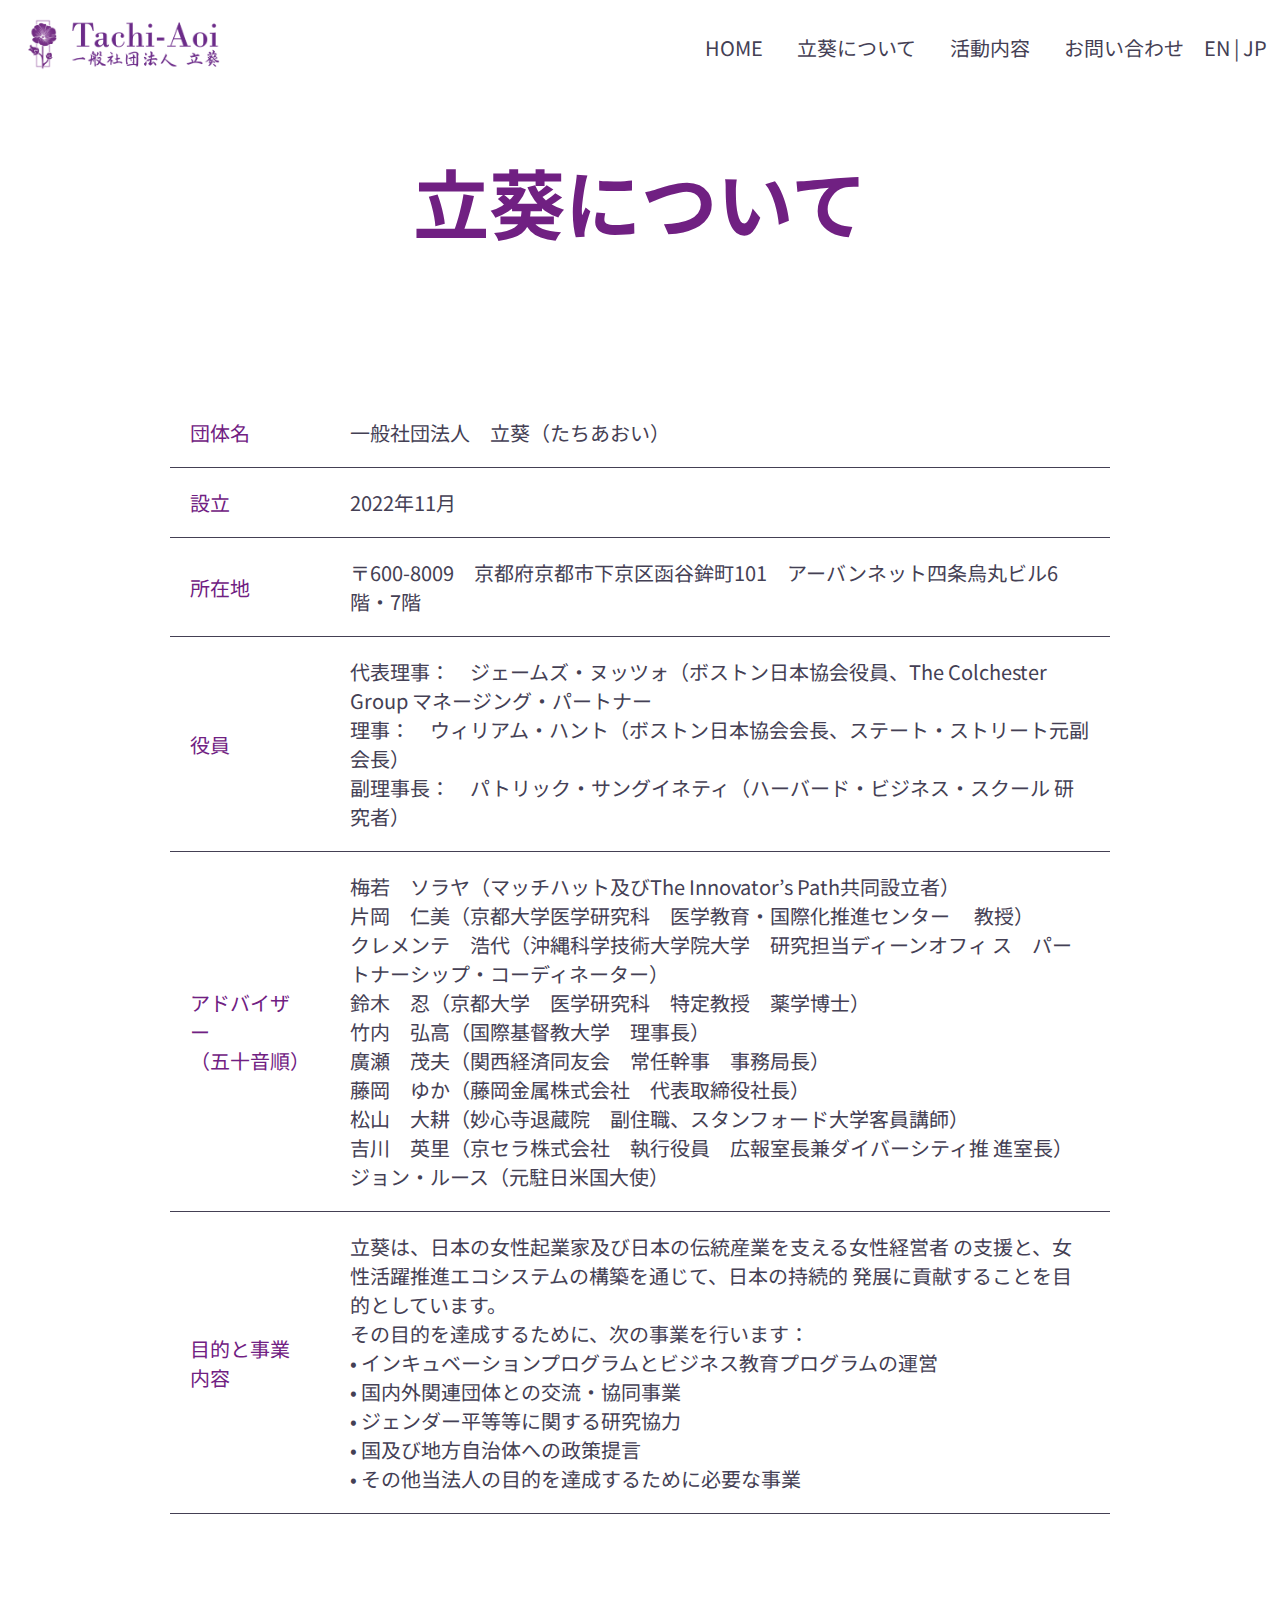
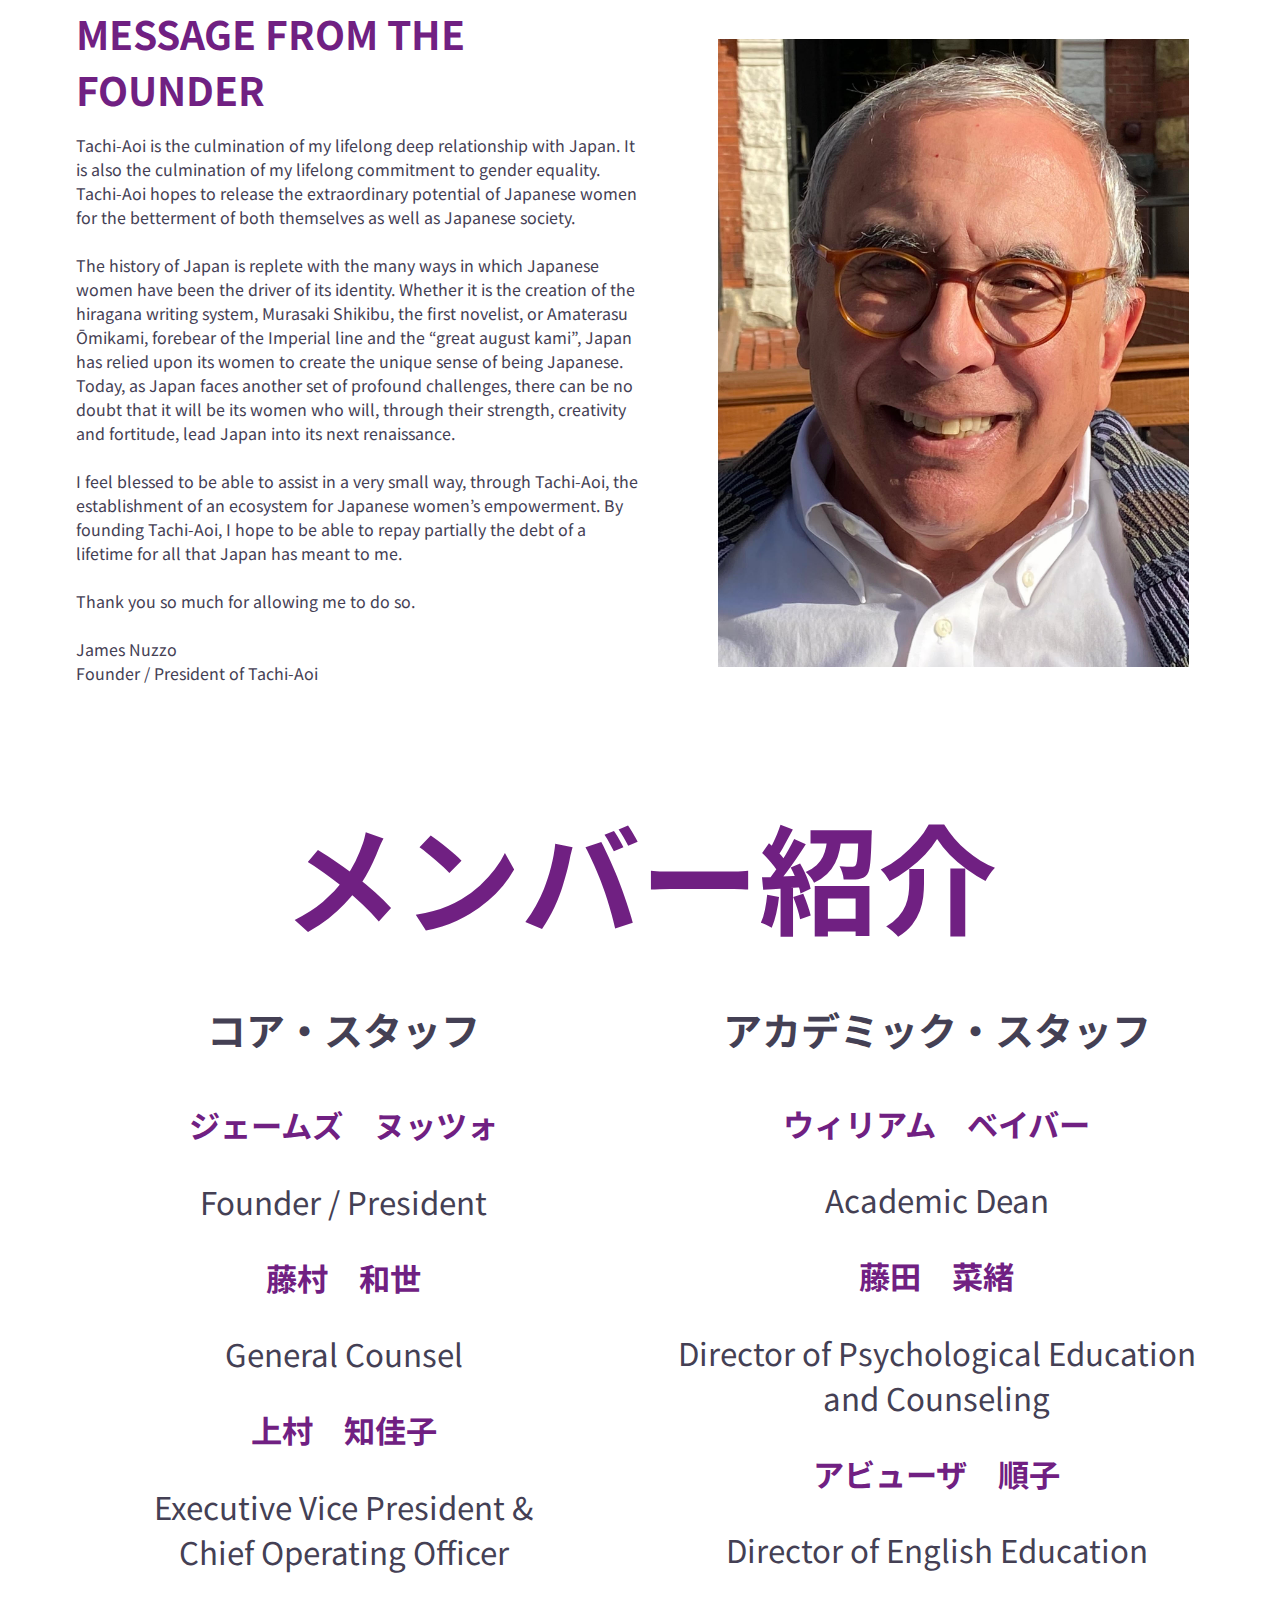
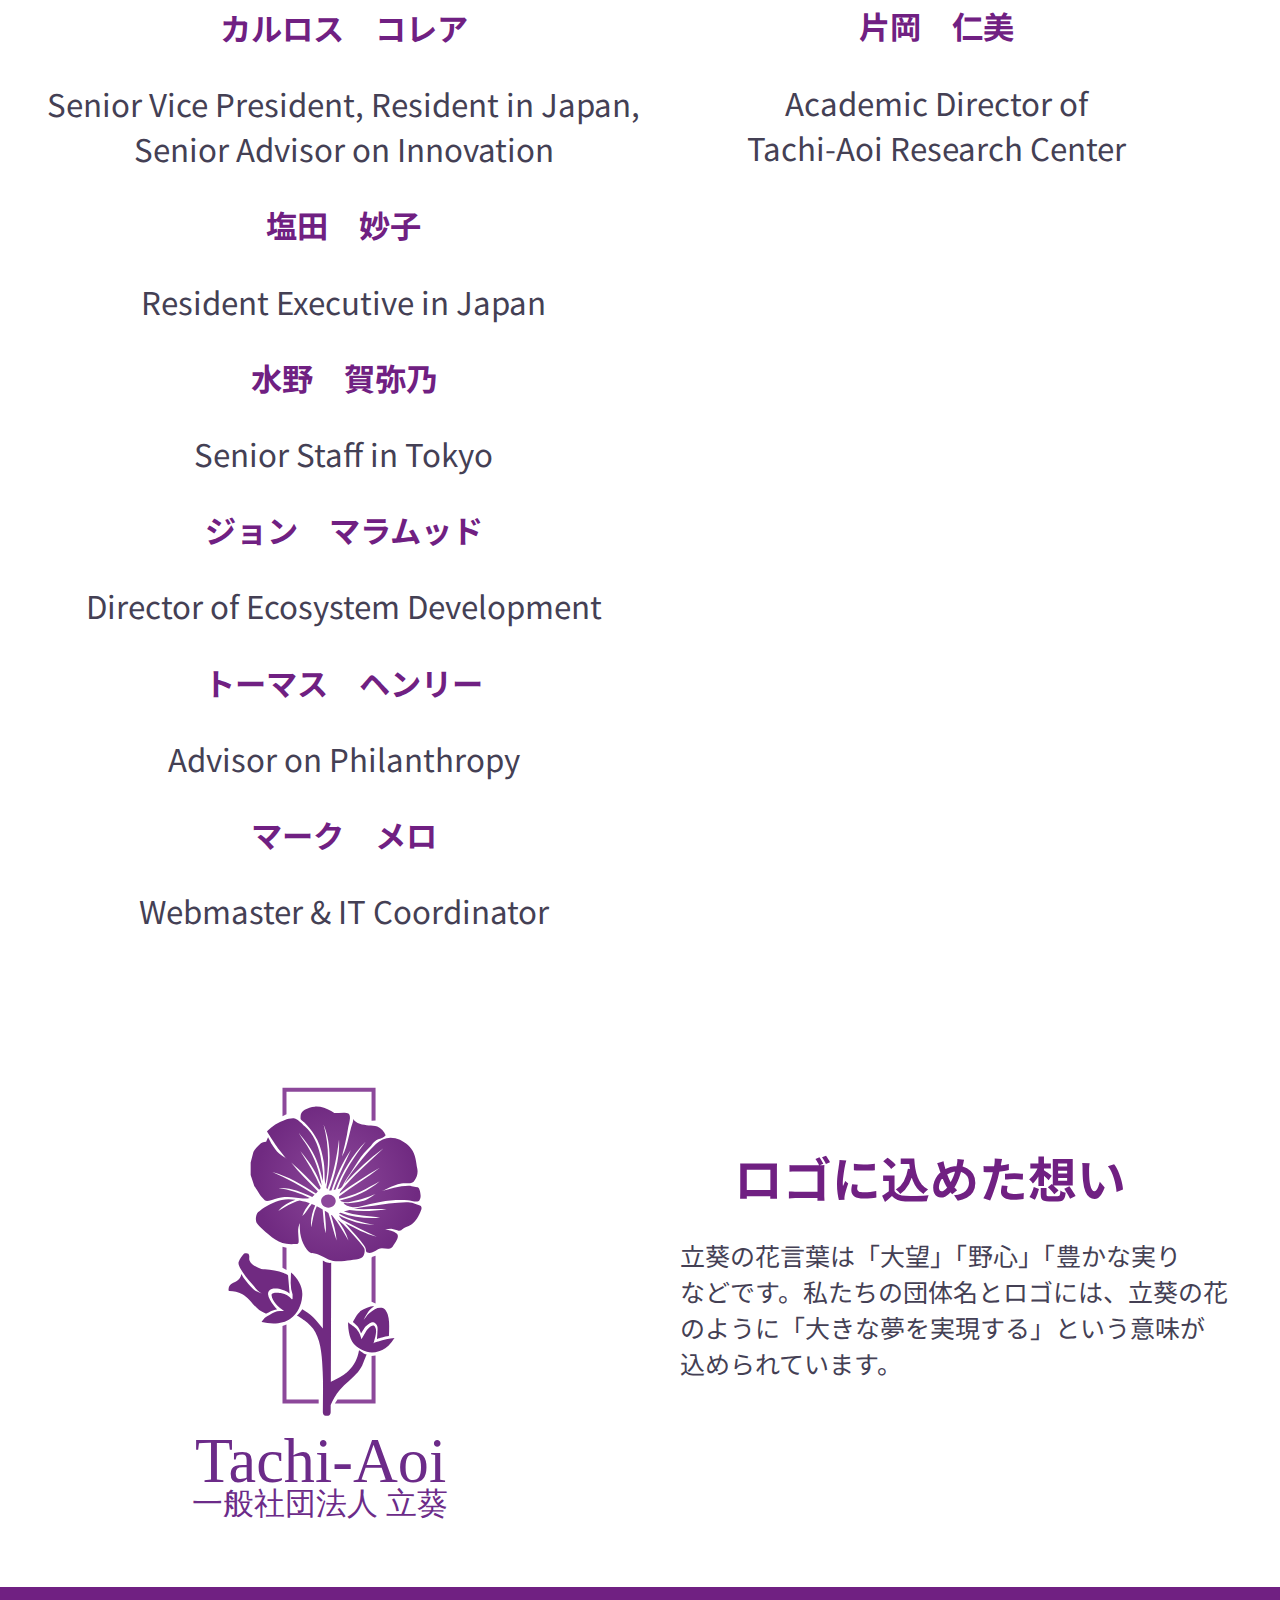
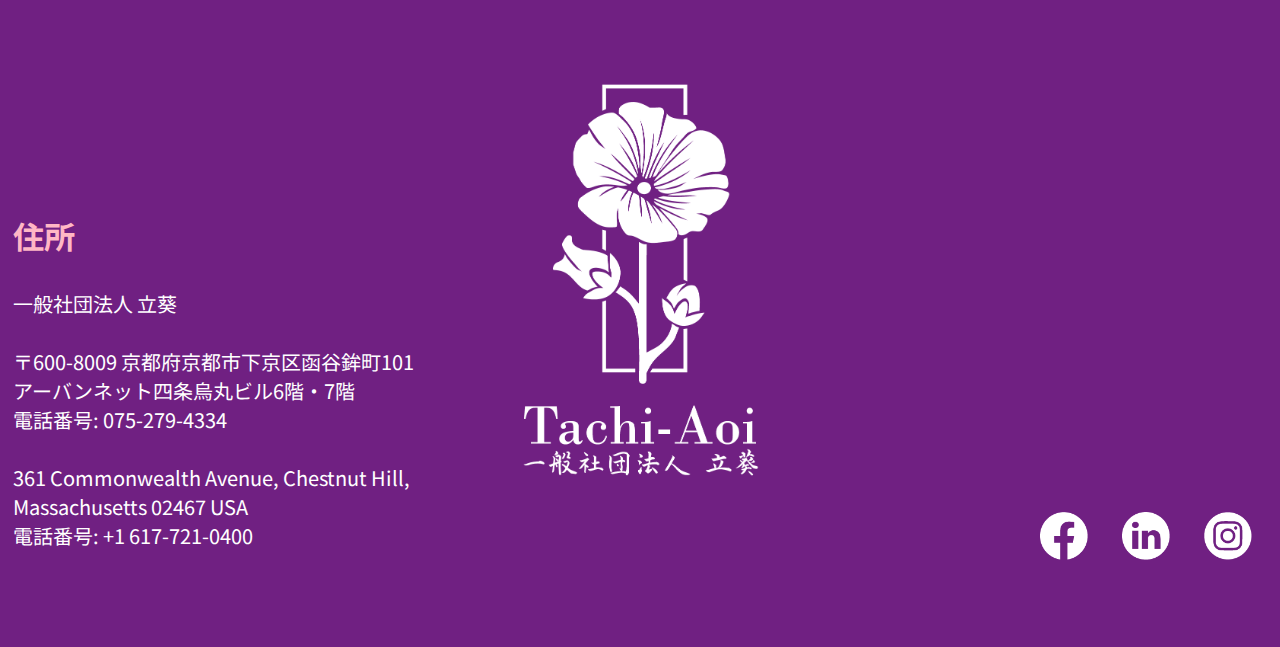
<file: about.html>
<!DOCTYPE html>
<html lang="en">

<head>
    <meta charset="UTF-8">
    <meta name="viewport" content="width=device-width, initial-scale=1.0">
    <title>Tachi-Aoi.jp | About</title>
    <link rel="stylesheet" href="about.css">
    <link rel="preconnect" href="https://fonts.googleapis.com">
    <link rel="preconnect" href="https://fonts.gstatic.com" crossorigin>
    <link href="https://fonts.googleapis.com/css2?family=Noto+Sans+JP&display=swap" rel="stylesheet">
    <script src="script.js"></script>
</head>

<body>
    <!--Header-->
    <header>
        <nav id="navigation">
            <a href="index.html" class="logo" alt="Tachi-Aoi logo">
              <img id="logoimg" src="Images/Tachi_Aoi_Logo-01.png">
            </a>
            <section class="hamburgerIcon">
                <nav id="navbar" class="navigation">
                  <input id="toggle1" type="checkbox" />
                  <label class="hamburger1" for="toggle1">
                    <div class="top"></div>
                    <div class="meat"></div>
                    <div class="bottom"></div>
                  </label>
                
                  <section class="menu1 englishContent" style="display: none;">
                    <a href="index.html">HOME</a>
                    <a href="about.html">About Us</a>
                    <a href="programs.html">Our Work</a>
                    <a href="contact.html">Contact</a>
                  </section>
                  <section class="menu1 japaneseContent">
                    <a href="index.html">HOME</a>
                    <a href="about.html">立葵について</a>
                    <a href="programs.html">私たちの仕事</a>
                    <a href="contact.html">お問い合せ</a>
                  </section>
              </nav>
              </section>
            <ul class="list englishContent" style="display: none;">
                 <li>
                    <a href="index.html">HOME</a>
                </li>
                 <li>
                    <a href="about.html">About Us</a>
                    <ul class="dropdown">
                        <li><a href="#about">Organization</a></li>
                        <li><a href="#message">Message</a></li>
                        <li><a href="#team">Our Team</a></li>
                        <li><a href="#logo1">Our Logo</a></li>
                    </ul>
                </li>
                 <li>
                    <a href="programs.html">Our Work</a>
                    <ul class="dropdown">
                        <li><a href="programs.html#mebuki_image">Mebuki</a></li>
                        <li><a href="programs.html#yukyu_image">Yukyu</a></li>
                        <li><a href="programs.html#ecosystem_image">Ecosystem</a></li>
                    </ul>
                </li>
                 <li>
                    <a href="contact.html">Contact</a>
                </li>
            </ul>
            <ul class="list japaneseContent">
                <li>
                    <a href="index.html">HOME</a>
                </li>
                <li>
                    <a href="about.html">立葵について</a>
                    <ul class="dropdown">
                        <li><a href="#about">団体概要</a></li>
                        <li><a href="#message">代表メッセージ</a></li>
                        <li><a href="#team">メンバー紹介x</a></li>
                        <li><a href="#logo1">団体名・ロゴに込めた想い</a></li>
                    </ul>
                </li>
                <li>
                    <a href="programs.html">活動内容</a>
                    <ul class="dropdown">
                        <li><a href="programs.html#mebuki_image">芽吹（めぶき）</a></li>
                        <li><a href="programs.html#yukyu_image">悠久（ゆうきゅう）</a></li>
                        <li><a href="programs.html#ecosystem_image">女性活躍推進エコシステム</a></li>
                    </ul>
                </li>
                <li>
                    <a href="contact.html">お問い合わせ</a>
                </li>
            </ul>
            <button id="toggleButton">EN | JP</button>
        </nav>
    </header>
    <!--Main Content-->

    <main>
        <h1 class="japaneseContent" >立葵について</h1>
        <h1 class="englishContent" style="display: none;" >ABOUT US</h2>
        <Section id="about">
            <table class="japaneseContent">
                <tr>
                    <td class="title">団体名</td>
                    <td>一般社団法人　立葵（たちあおい）</td>
                </tr>
                <tr>
                    <td class="title">設立</td>
                    <td>2022年11月</td>
                </tr>
                <tr>
                    <td class="title">所在地</td>
                    <td>〒600-8009　京都府京都市下京区函谷鉾町101　アーバンネット四条烏丸ビル6階・7階</td>
                </tr>
                <tr>
                    <td class="title">役員</td>
                    <td>代表理事：　ジェームズ・ヌッツォ（ボストン日本協会役員、The Colchester Group マネージング・パートナー<br>
                        理事：　ウィリアム・ハント（ボストン日本協会会長、ステート・ストリート元副会長）<br>
                        副理事長：　パトリック・サングイネティ（ハーバード・ビジネス・スクール 研究者）
                    </td>
                </tr>
                <tr>
                    <td class="title">アドバイザー<br>（五十音順）</td>
                    <td>梅若　ソラヤ（マッチハット及びThe Innovator’s Path共同設立者）<br>
                        片岡　仁美（京都大学医学研究科　医学教育・国際化推進センター　
                        教授）<br>
                        クレメンテ　浩代（沖縄科学技術大学院大学　研究担当ディーンオフィ
                        ス　パートナーシップ・コーディネーター）<br>
                        鈴木　忍（京都大学　医学研究科　特定教授　薬学博士）<br>
                        竹内　弘高（国際基督教大学　理事長）<br>
                        廣瀬　茂夫（関西経済同友会　常任幹事　事務局長）<br>
                        藤岡　ゆか（藤岡金属株式会社　代表取締役社長）<br>
                        松山　大耕（妙心寺退蔵院　副住職、スタンフォード大学客員講師）<br>
                        吉川　英里（京セラ株式会社　執行役員　広報室長兼ダイバーシティ推
                        進室長）<br>
                        ジョン・ルース（元駐日米国大使）<br>
                    </td>
                </tr>
                <tr>
                    <td class="title">目的と事業内容</td>
                    <td>立葵は、日本の女性起業家及び日本の伝統産業を支える女性経営者
                        の支援と、女性活躍推進エコシステムの構築を通じて、日本の持続的
                        発展に貢献することを目的としています。<br>
                        その目的を達成するために、次の事業を行います：<br>   
                        • インキュベーションプログラムとビジネス教育プログラムの運営<br>
                        • 国内外関連団体との交流・協同事業<br>
                        • ジェンダー平等等に関する研究協力<br>
                        • 国及び地方自治体への政策提言<br>
                        • その他当法人の目的を達成するために必要な事業<br>
                    </td>
                </tr>
            </table>
            <table class="englishContent" style="display: none;">
                <tr>
                    <td class="title">Name of Organization</td>
                    <td>Tachi-Aoi</td>
                </tr>
                <tr>
                    <td class="title">Date of Establishment</td>
                    <td>November 2022</td>
                </tr>
                <tr>
                    <td class="title">Location</td>
                    <td>Urbanatt Shijokarasuma Building 6/7F, 101 Kankobokocho,Shimogyo-ku, Kyoto, 600-8009, Japan</td>
                </tr>
                <tr>
                    <td class="title">Board Members</td>
                    <td>
                        Representative Director: James Nuzzo (Board Member, Japan
                        Society of Boston; Managing Partner, The Colchester Group)
                        Director: William Hunt (Chairman of the Board, Japan Society of
                        Boston; Former Vice Chairman, State Street Corporation)
                        Deputy Director: Patrick Sanguineti (Research Associate, Harvard
                        Business School)
                    </td>
                </tr>
                <tr>
                    <td class="title">Board of Advisors (alphabetical order by last name)</td>
                    <td>
                        Hiroyo Clemente (Academic Partnership Coordinator, Office of the
                        Dean of Research, Okinawa Institute of Science and Technology)
                        Yuka Fujioka (President & CEO, Fujioka Kinzoku Corp.)
                        Shigeo Hirose (Managing Director, Secretary General, Kansai
                        Keizai Doyukai)
                        Hitomi Kataoka (Professor, Kyoto University Medical Education
                        Center)
                        Daiko Matsuyama (Deputy Head Priest, Taizo-in Temple)
                        John Roos (former United States Ambassador to Japan)
                        Shinobu Suzuki (Professor, Kyoto University Graduate School of
                        Medicine)
                        Hirotaka Takeuchi (Chair, Board of Trustees, International
                        Christian University)
                        Soraya Umewaka (Founder and CEO, MatchHat and The
                        Innovator’s Path)
                        Elly Yoshikawa (Executive Officer, General Manager, Diversity
                        Promotion Division & Corporate Communications Division,
                        Kyocera Corporation)
                    </td>
                </tr>
                <tr>
                    <td class="title">What We Do</td>
                    <td>Tachi Aoi seeks to contribute to Japan's sustainable future by
                        supporting women entrepreneurs and business owners in
                        traditional Japanese industries, while fostering an ecosystem that
                        promotes the full participation of women in society.<br>
                        In order to accomplish this goal, we do the following:<br>   
                        • Run an incubation program and business education program.<br>
                        • Coordinate with affiliated organizations in and outside of Japan.<br>
                        • Contribute to research on gender equity, etc.<br>
                        • Participate in advocacy work towards the Japanese government and municipals/local governments.<br>
                        • Other activities that our organization deems necessary to work towards our goals.<br>
                    </td>
                </tr>
            </table>
        </Section>
        <section id="message">
            <article>
                  <h3>
                    MESSAGE FROM THE FOUNDER
                  </h3>
                  <p>
                    Tachi-Aoi is the culmination of my lifelong deep relationship with
                    Japan. It is also the culmination of my lifelong commitment to gender equality. Tachi-Aoi
                    hopes to release the extraordinary potential of Japanese women for the betterment of
                    both themselves as well as Japanese society.<br><br>
                    The history of Japan is replete with the many ways in which Japanese women have
                    been the driver of its identity. Whether it is the creation of the hiragana writing system,
                    Murasaki Shikibu, the first novelist, or Amaterasu Ōmikami, forebear of the Imperial line
                    and the “great august kami”, Japan has relied upon its women to create the unique
                    sense of being Japanese. Today, as Japan faces another set of profound challenges,
                    there can be no doubt that it will be its women who will, through their strength, creativity
                    and fortitude, lead Japan into its next renaissance.<br><br>
                    I feel blessed to be able to assist in a very small way, through Tachi-Aoi, the
                    establishment of an ecosystem for Japanese women’s empowerment. By founding
                    Tachi-Aoi, I hope to be able to repay partially the debt of a lifetime for all that Japan has
                    meant to me.<br><br>
                    Thank you so much for allowing me to do so.<br><br>
                    James Nuzzo<br>
                    Founder / President of Tachi-Aoi<br>
                  </p> 
            </article>
            <img src="Images/Photo_JimNuzzo.jpg" alt="Headshot of Founder Jim Nuzzo" id="jim">
        </section>
        <section id="team">
            <h2 class="japaneseContent">メンバー紹介</h2>
              <h2 class="englishContent" style="display: none;">MEET OUR TEAM</h2>
          <section id="team1">
              <h3 class="japaneseContent">コア・スタッフ</h3>
              <h3 class="englishContent" style="display: none;">STAFF</h3>
              <p><strong>ジェームズ　ヌッツォ</strong></p>
              <p>Founder / President</p>
              <p><strong>藤村　和世 </strong></p>
              <p>General Counsel</p>
              <p><strong>上村　知佳子</strong></p>
              <p>Executive Vice President &<br> Chief Operating Officer</p>
              <p><strong>カルロス　コレア</strong></p>
              <p>Senior Vice President, Resident in Japan,<br> Senior Advisor on Innovation</p>
              <p><strong>塩田　妙子</strong></p>
              <p>Resident Executive in Japan</p>
              <p><strong>水野　賀弥乃</strong></p>
              <p>Senior Staff in Tokyo</p>
              <p><strong>ジョン　マラムッド</strong></p>
              <p>Director of Ecosystem Development</p>
              <p><strong>トーマス　ヘンリー</strong></p>
              <p>Advisor on Philanthropy</p>
              <p><strong>マーク　メロ</strong></p>
              <p>Webmaster & IT Coordinator</p>
          </section>
          <section id="team2">
              <h3 class="japaneseContent">アカデミック・スタッフ</h3>
              <h3 class="englishContent" style="display: none;">ACEDEMIC STAFF</h3>
              <p><strong>ウィリアム　ベイバー</strong></p>
              <p>Academic Dean</p>
              <p><strong>藤田　菜緒</strong></p>
              <p>Director of Psychological Education<br> and Counseling</p>
              <p><strong>アビューザ　順子</strong></p>
              <p>Director of English Education</p>
              <p><strong>片岡　仁美</strong></p>
              <p>Academic Director of<br>Tachi-Aoi Research Center</p>
          </section>
        </section>
        <section id="logo1">
            <img src="Images/TA_Logo_Purple.svg">
            <article class="japaneseContent logo1">
                <h2 id="Head">ロゴに込めた想い</h2>
                <p id="Text">立葵の花言葉は「大望」「野心」「豊かな実り<br>などです。私たちの団体名とロゴには、立葵の花<br>
                    のように「大きな夢を実現する」という意味が<br>込められています。</p>
            </article>
            <article class=" englishContent logo1" style="display: none;">
                <h2 id="Head">OUR LOGO</h2>
                <p id="Text">The name and logo of our organization are inspired by the standing hollyhock flower,
                    known as tachi-aoi in Japanese. In Japanese flower language, tachi-aoi symbolizes the
                    fulfillment of dreams and ambitions—this is the goal of our organization.</p>
            </article>
        </section>
    </main>
     <!--Footer-->
     <footer>
        <section class="footer">
            <address class="japaneseContent address">
                <h3>住所</h3>
                <p>
                    一般社団法人 立葵<br><br>
                    〒600-8009 京都府京都市下京区函谷鉾町101<br>
                    アーバンネット四条烏丸ビル6階・7階<br>
                    電話番号: 075-279-4334<br>
                    <br>
                    361 Commonwealth Avenue, Chestnut Hill, Massachusetts 02467 USA<br>
                    電話番号: +1 617-721-0400
                </p>
            </address>
            <address class="englishContent address" style="display: none;">
                <h3>ADDRESS</h3>
                <p>
                    Ippan Shadanhōjin Tachi-Aoi<br><br>
                    6F/7F Urbannet Shijo Karasuma Building, 101 Kankobokochō, Shimogyo Ward<br>
                    Kyoto City, Kyoto Prefecture, JAPAN 606-8009<br>
                    Phone: 075-279-4334<br>
                    <br>
                    361 Commonwealth Avenue, Chestnut Hill, Massachusetts 02467 USA<br>
                    Phone: +1 617-721-0400
                </p>
            </address>
            <img id="footerLogo" src="Images/Logo_-02.png" alt="white Tachi-Aoi logo">
            <nav class="socialMedia">
                <ul class="social-links">
                    <li>
                        <a href="https://www.facebook.com/TachiAoiJP" target="_blank"><img src="Images/Facebook_logo-01.png" alt="Facebook Logo"></a>
                    </li>
                    <li>
                        <a href="https://www.linkedin.com/company/tachi-aoi-jp/" target="_blank"><img src="Images/LinkedIN_Logo-01.png" alt="LinkedIn Logo"></a>
                    </li>
                    <li>
                        <a href="https://www.instagram.com/tachi_aoi_jp/" target="_blank"><img src="Images/Instagram_Logo-01.png" alt="Instagram logo"></a> 
                    </li>
                </ul>
            </nav>
        </section>
    </footer>

</body>
</file>
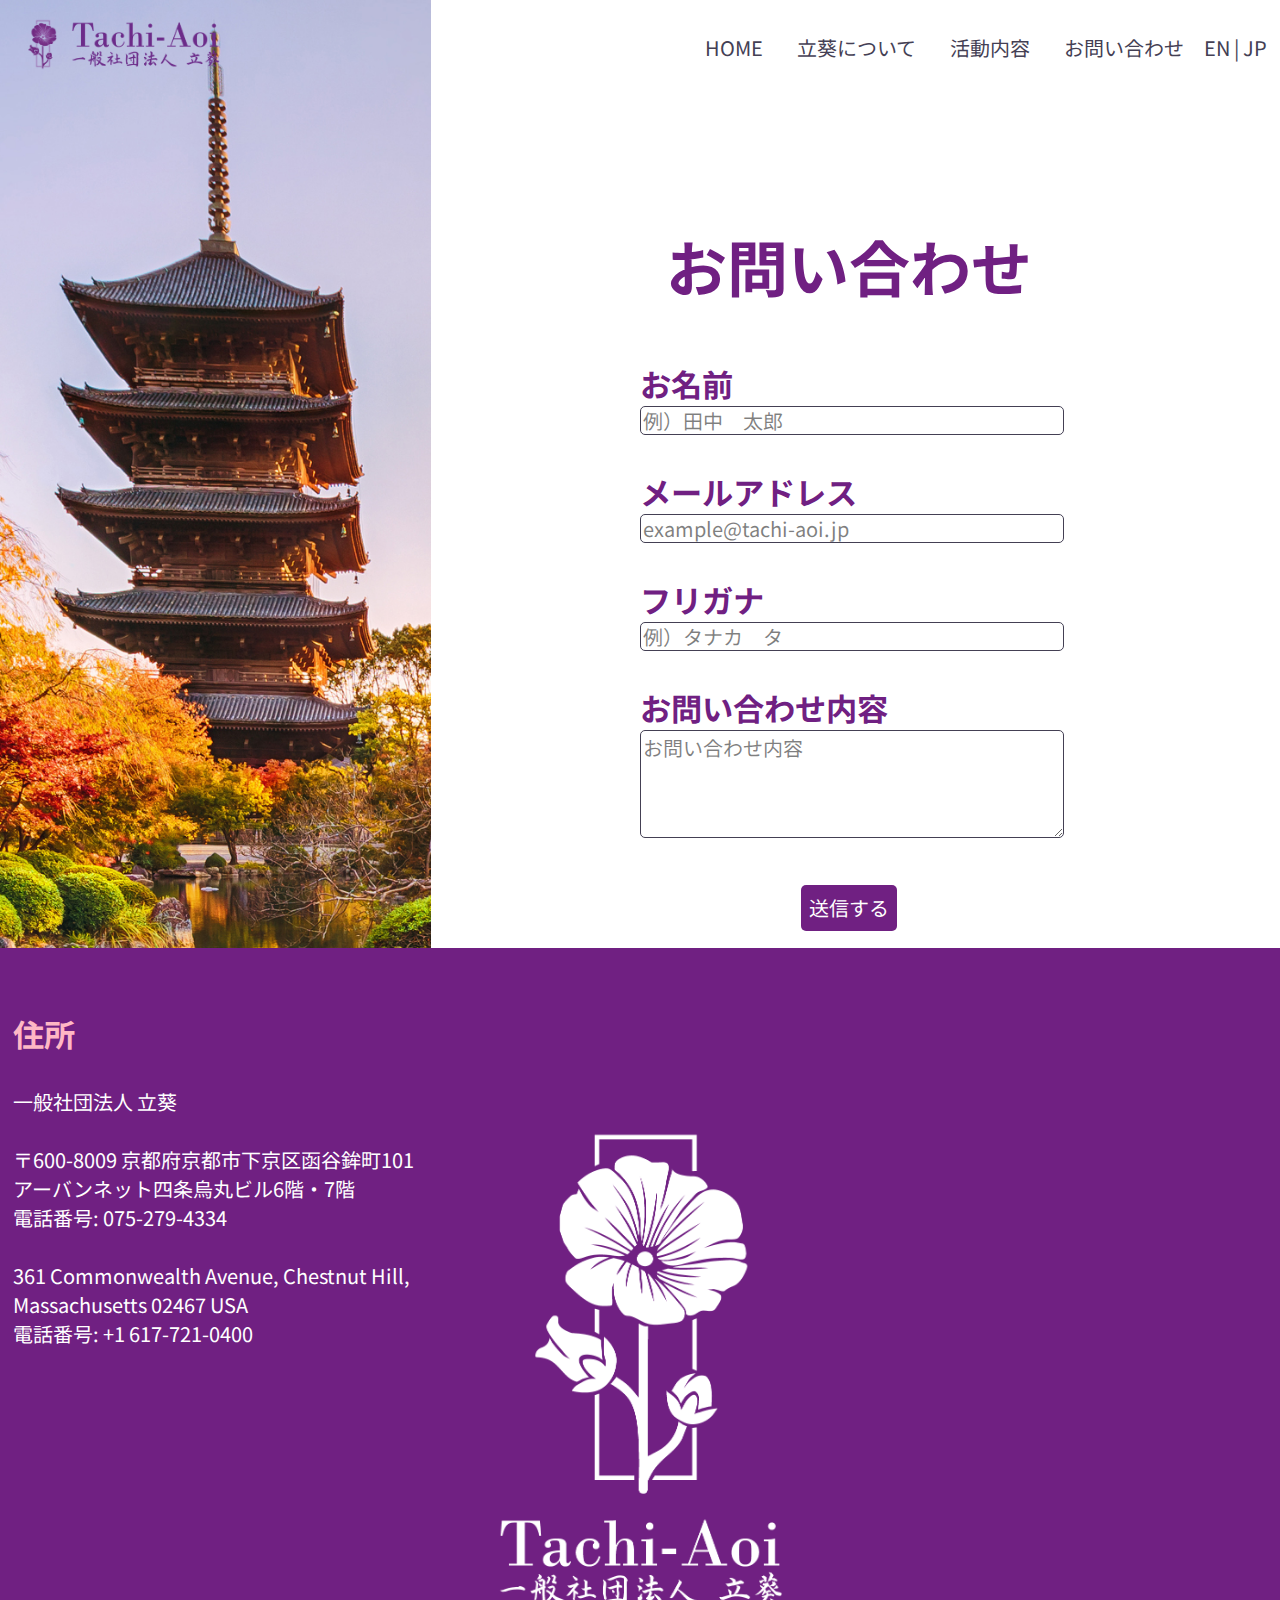
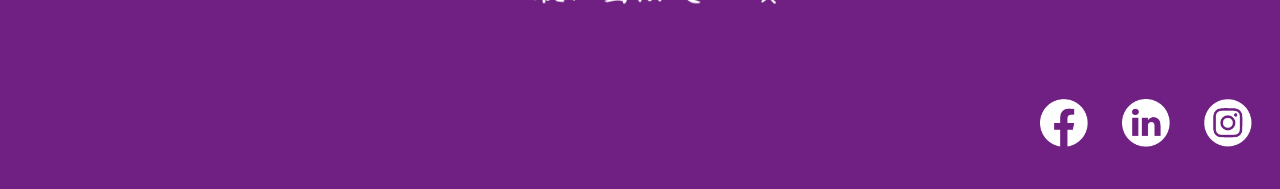
<file: contact.html>
<!DOCTYPE html>
<html lang="en">

<head>
    <meta charset="UTF-8">
    <meta name="viewport" content="width=device-width, initial-scale=1.0">
    <title>Tachi-Aoi.jp | Contact</title>
    <link rel="stylesheet" href="contact.css">
    <link rel="preconnect" href="https://fonts.googleapis.com">
    <link rel="preconnect" href="https://fonts.gstatic.com" crossorigin>
    <link href="https://fonts.googleapis.com/css2?family=Noto+Sans+JP&display=swap" rel="stylesheet">
    <script src="script.js"></script>
</head>

<body>
    <!--Header-->
    <header>
        <nav id="navigation">
            <a href="index.html" class="logo" alt="Tachi-Aoi logo">
              <img id="logoimg" src="Images/Tachi_Aoi_Logo-01.png">
            </a>
            <section class="hamburgerIcon">
                <nav id="navbar" class="navigation">
                  <input id="toggle1" type="checkbox" />
                  <label class="hamburger1" for="toggle1">
                    <div class="top"></div>
                    <div class="meat"></div>
                    <div class="bottom"></div>
                  </label>
                
                  <section class="menu1 englishContent" style="display: none;">
                    <a href="index.html">HOME</a>
                    <a href="about.html">About Us</a>
                    <a href="programs.html">Our Work</a>
                    <a href="contact.html">Contact</a>
                  </section>
                  <section class="menu1 japaneseContent">
                    <a href="index.html">HOME</a>
                    <a href="about.html">立葵について</a>
                    <a href="programs.html">私たちの仕事</a>
                    <a href="contact.html">お問い合せ</a>
                  </section>
              </nav>
              </section>
            <ul class="list englishContent" style="display: none;">
                <li>
                    <a href="index.html">HOME</a>
                </li>
                 <li>
                    <a href="about.html">About Us</a>
                    <ul class="dropdown">
                        <li><a href="about.html#about">Organization</a></li>
                        <li><a href="about.html#message">Message</a></li>
                        <li><a href="about.html#team">Our Team</a></li>
                        <li><a href="about.html#logo1">Our Logo</a></li>
                    </ul>
                </li>
                 <li>
                    <a href="programs.html">Our Work</a>
                    <ul class="dropdown">
                        <li><a href="programs.html#mebuki_image">Mebuki</a></li>
                        <li><a href="programs.html#yukyu_image">Yukyu</a></li>
                        <li><a href="programs.html#ecosystem_image">Ecosystem</a></li>
                    </ul>
                </li>
                 <li>
                    <a href="contact.html">Contact</a>
                </li>
            </ul>
            <ul class="list japaneseContent">
                <li>
                    <a href="index.html">HOME</a>
                </li>
                <li>
                    <a href="about.html">立葵について</a>
                    <ul class="dropdown">
                        <li><a href="about.html#about">団体概要</a></li>
                        <li><a href="about.html#message">代表メッセージ</a></li>
                        <li><a href="about.html#team">メンバー紹介x</a></li>
                        <li><a href="about.html#logo1">団体名・ロゴに込めた想い</a></li>
                    </ul>
                </li>
                <li>
                    <a href="programs.html">活動内容</a>
                    <ul class="dropdown">
                        <li><a href="programs.html#mebuki_image">芽吹（めぶき）</a></li>
                        <li><a href="programs.html#yukyu_image">悠久（ゆうきゅう）</a></li>
                        <li><a href="programs.html#ecosystem_image">女性活躍推進エコシステム</a></li>
                    </ul>
                </li>
                <li>
                    <a href="contact.html">お問い合わせ</a>
                </li>
            </ul>
            </ul>
            <button id="toggleButton">EN | JP</button>
        </nav>
    </header>
    <img src="Images/Pagoda_01.jpg" class="pagoda">
    <!--Main-->
    <main>
        <h2 class="japaneseContent">お問い合わせ</h2>
        <h2 class="englishContent" style="display: none;" >CONTACT US</h2>
        <form action="https://api.web3forms.com/submit" method="POST" class="japaneseContent">

            <!-- Replace with your Access Key -->
            <input type="hidden" name="access_key" value="aae237ba-629b-4312-aa40-69953000030e">
            <input type="checkbox" name="botcheck" class="hidden" style="display: none;">
        
            <!-- Form Inputs. Each input must have a name="" attribute -->
             <h4>お名前</h4>
            <input type="text" name="name" required placeholder="例）田中　太郎">
            <h4>メールアドレス</h4>
            <input type="email" name="email" placeholder="example@tachi-aoi.jp" >
            <h4>フリガナ</h4>
            <input type="text" name="email" placeholder="例）タナカ　タ" >
            <h4>お問い合わせ内容</h4>
            <textarea name="message" placeholder="お問い合わせ内容" ></textarea>
        
            <!-- Honeypot Spam Protection -->
            <input type="checkbox" name="botcheck" class="hidden" style="display: none;">
        
            <!-- Custom Confirmation / Success Page -->
            <input type="hidden" name="redirect" value="email.html">
        
            <button type="submit">送信する</button>
        
        </form>
        <form action="https://api.web3forms.com/submit" method="POST" class="englishContent" style="display: none;">

            <!-- Replace with your Access Key -->
            <input type="hidden" name="access_key" value="aae237ba-629b-4312-aa40-69953000030e">
            <input type="checkbox" name="botcheck" class="hidden" style="display: none;">
        
            <!-- Form Inputs. Each input must have a name="" attribute -->
             <h4>NAME</h4>
            <input type="text" name="name" required placeholder="Name..">
            <h4>EMAIL</h4>
            <input type="email" name="email" placeholder="Email.." >
            <h4>MESSAGE</h4>
            <textarea name="message" placeholder="Message.." ></textarea>
        
            <!-- Honeypot Spam Protection -->
            <input type="checkbox" name="botcheck" class="hidden" style="display: none;">
        
            <!-- Custom Confirmation / Success Page -->
            <input type="hidden" name="redirect" value="email.html">
        
            <button type="submit">SUBMIT</button>
        
        </form>
    </main>

     <!--Footer-->
     <footer>
        <section class="footer">
            <address class="japaneseContent address">
                <h3>住所</h3>
                <p>
                    一般社団法人 立葵<br><br>
                    〒600-8009 京都府京都市下京区函谷鉾町101<br>
                    アーバンネット四条烏丸ビル6階・7階<br>
                    電話番号: 075-279-4334<br>
                    <br>
                    361 Commonwealth Avenue, Chestnut Hill, Massachusetts 02467 USA<br>
                    電話番号: +1 617-721-0400
                </p>
            </address>
            <address class="englishContent address" style="display: none;">
                <h3>ADDRESS</h3>
                <p>
                    Ippan Shadanhōjin Tachi-Aoi<br><br>
                    6F/7F Urbannet Shijo Karasuma Building, 101 Kankobokochō, Shimogyo Ward<br>
                    Kyoto City, Kyoto Prefecture, JAPAN 606-8009<br>
                    Phone: 075-279-4334<br>
                    <br>
                    361 Commonwealth Avenue, Chestnut Hill, Massachusetts 02467 USA<br>
                    Phone: +1 617-721-0400
                </p>
            </address>
            <img id="footerLogo" src="Images/Logo_-02.png" alt="white Tachi-Aoi logo">
            <nav class="socialMedia">
                <ul class="social-links">
                    <li>
                        <a href="https://www.facebook.com/TachiAoiJP" target="_blank"><img src="Images/Facebook_logo-01.png" alt="Facebook Logo"></a>
                    </li>
                    <li>
                        <a href="https://www.linkedin.com/company/tachi-aoi-jp/" target="_blank"><img src="Images/LinkedIN_Logo-01.png" alt="LinkedIn Logo"></a>
                    </li>
                    <li>
                        <a href="https://www.instagram.com/tachi_aoi_jp/" target="_blank"><img src="Images/Instagram_Logo-01.png" alt="Instagram logo"></a> 
                    </li>
                </ul>
            </nav>
        </section>
    </footer>
</body>
</file>
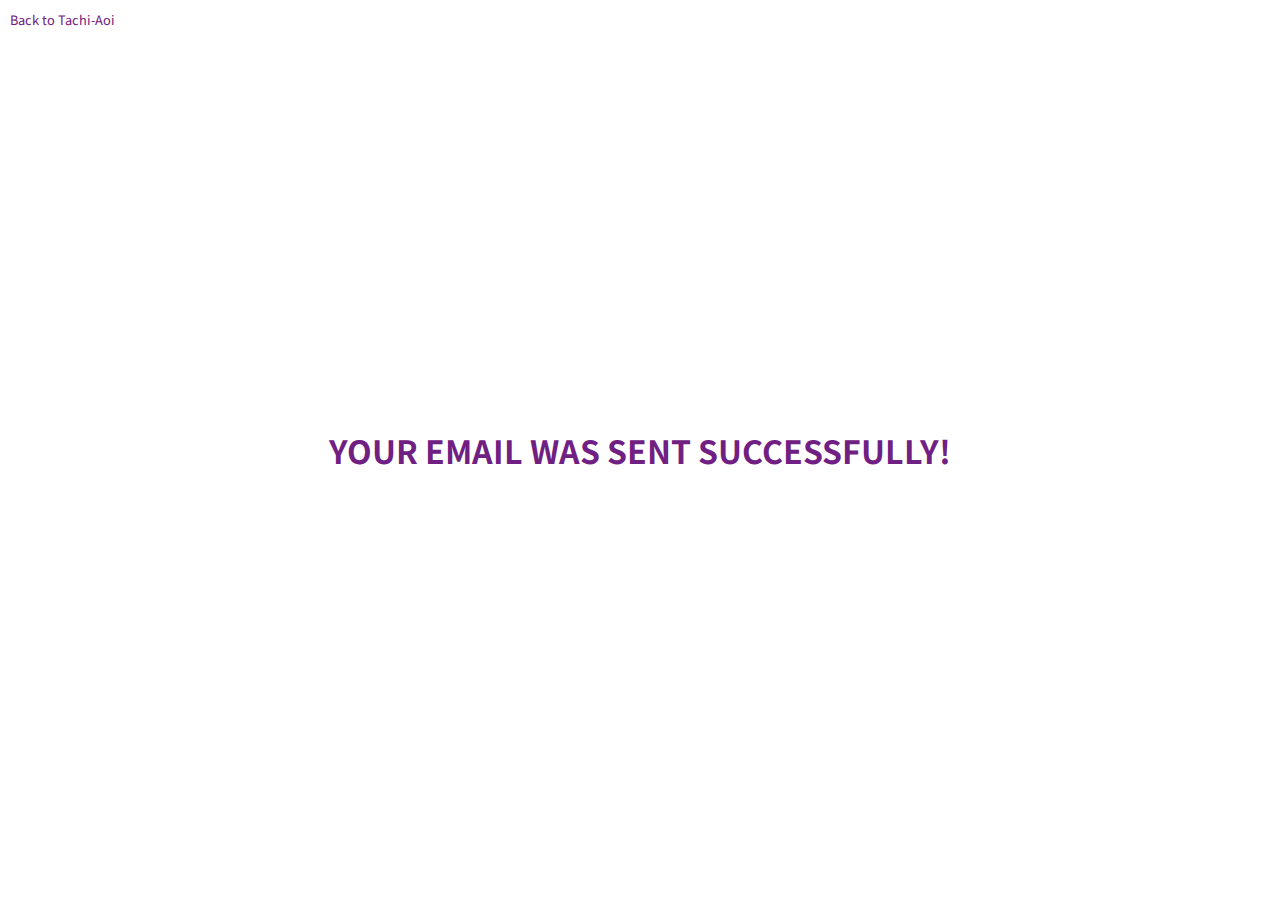
<file: email.html>
<!DOCTYPE html>
<html lang="en">

<head>
    <meta charset="UTF-8">
    <title>Tachi-Aoi.jp | Contact</title>
    <link rel="stylesheet" href="email.css">
    <link rel="preconnect" href="https://fonts.googleapis.com">
    <link rel="preconnect" href="https://fonts.gstatic.com" crossorigin>
    <link href="https://fonts.googleapis.com/css2?family=Noto+Sans+JP&display=swap" rel="stylesheet">
    <script src="script.js"></script>
</head>

<body>
<a href="index.html">Back to Tachi-Aoi</a>
<h1>YOUR EMAIL WAS SENT SUCCESSFULLY!</h1>
</body>
</file>
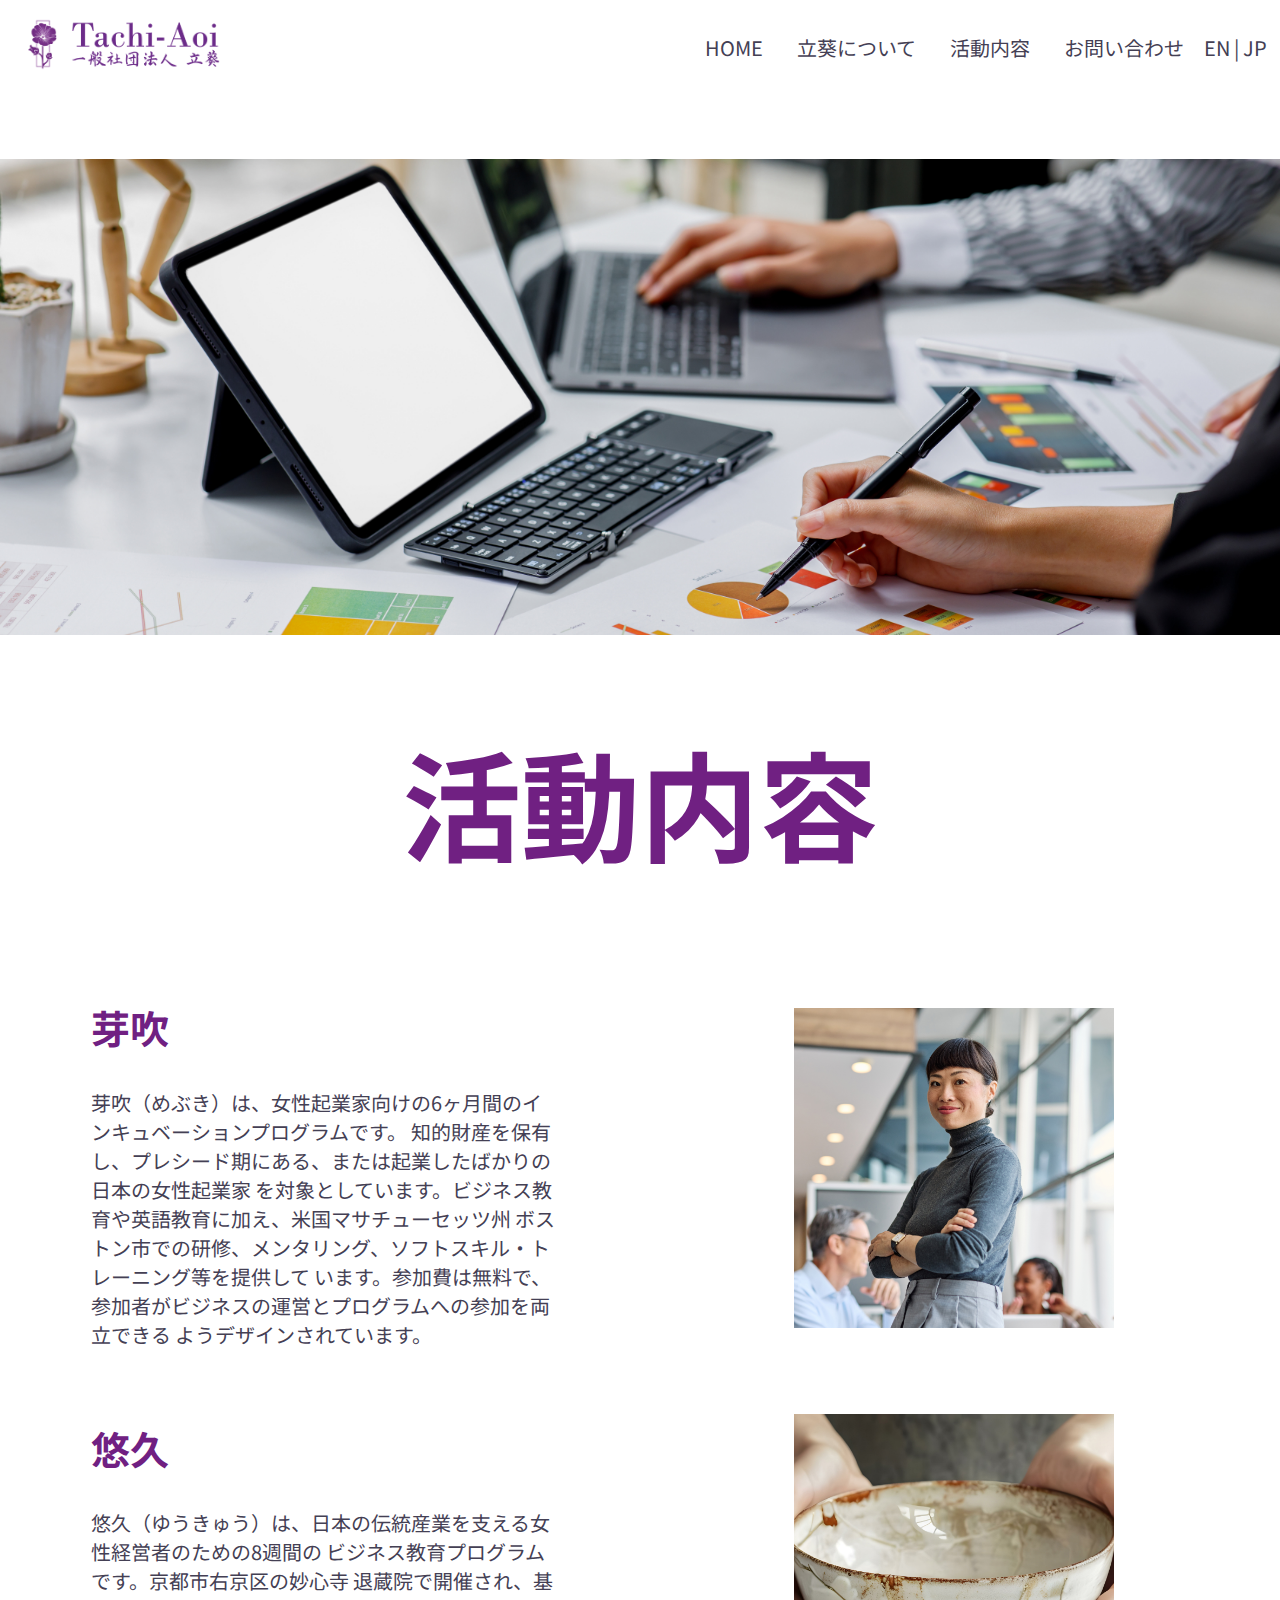
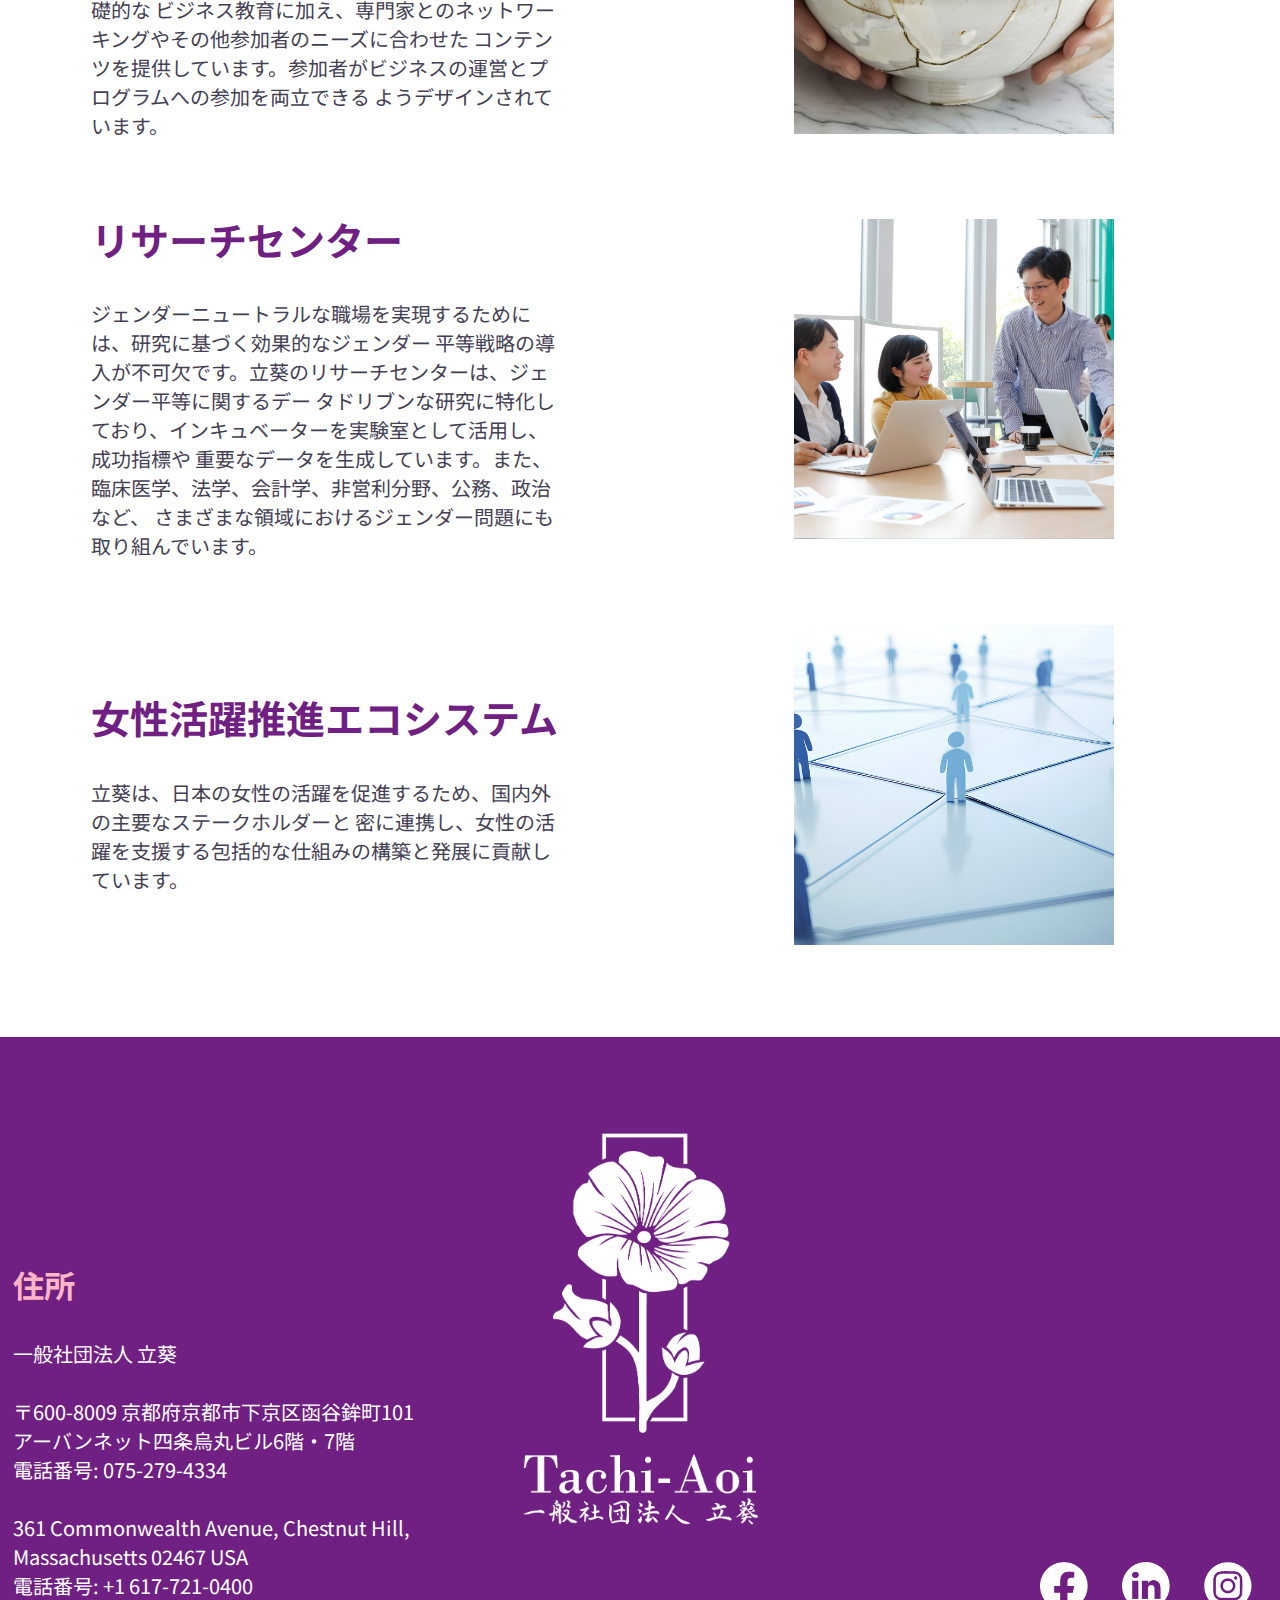
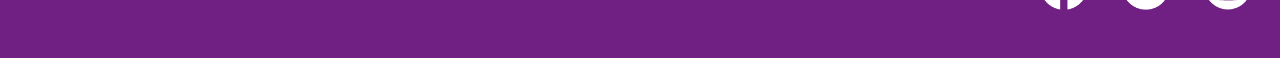
<file: programs.html>
<!DOCTYPE html>
<html lang="en">

<head>
    <meta charset="UTF-8">
    <meta name="viewport" content="width=device-width, initial-scale=1.0">
    <title>Tachi-Aoi.jp | Programs</title>
    <link rel="stylesheet" href="programs.css">
    <link rel="preconnect" href="https://fonts.googleapis.com">
    <link rel="preconnect" href="https://fonts.gstatic.com" crossorigin>
    <link href="https://fonts.googleapis.com/css2?family=Noto+Sans+JP&display=swap" rel="stylesheet">
    <script src="script.js"></script>
</head>

<body>
    <!--Header-->
    <header>
        <nav id="navigation">
            <a href="index.html" class="logo" alt="Tachi-Aoi logo">
              <img id="logoimg" src="Images/Tachi_Aoi_Logo-01.png">
            </a>
            <section class="hamburgerIcon">
                <nav id="navbar" class="navigation">
                  <input id="toggle1" type="checkbox" />
                  <label class="hamburger1" for="toggle1">
                    <div class="top"></div>
                    <div class="meat"></div>
                    <div class="bottom"></div>
                  </label>
                
                  <section class="menu1 englishContent" style="display: none;">
                    <a href="index.html">HOME</a>
                    <a href="about.html">About Us</a>
                    <a href="programs.html">Our Work</a>
                    <a href="contact.html">Contact</a>
                  </section>
                  <section class="menu1 japaneseContent">
                    <a href="index.html">HOME</a>
                    <a href="about.html">立葵について</a>
                    <a href="programs.html">私たちの仕事</a>
                    <a href="contact.html">お問い合せ</a>
                  </section>
              </nav>
              </section>
           
            <ul class="list englishContent" style="display: none;">
                <li>
                    <a href="index.html">HOME</a>
                </li>
                 <li>
                    <a href="about.html">About Us</a>
                    <ul class="dropdown">
                        <li><a href="about.html#about">Organization</a></li>
                        <li><a href="about.html#message">Message</a></li>
                        <li><a href="about.html#team">Our Team</a></li>
                        <li><a href="about.html#logo1">Our Logo</a></li>
                    </ul>
                </li>
                 <li>
                    <a href="programs.html">Our Work</a>
                    <ul class="dropdown">
                        <li><a href="#mebuki_image">Mebuki</a></li>
                        <li><a href="#yukyu_image">Yukyu</a></li>
                        <li><a href="#ecosystem_image">Ecosystem</a></li>
                    </ul>
                </li>
                 <li>
                    <a href="contact.html">Contact</a>
                </li>
            </ul>
            <ul class="list japaneseContent">
                <li>
                    <a href="index.html">HOME</a>
                </li>
                <li>
                    <a href="about.html">立葵について</a>
                    <ul class="dropdown">
                        <li><a href="about.html#about">団体概要</a></li>
                        <li><a href="about.html#message">代表メッセージ</a></li>
                        <li><a href="about.html#team">メンバー紹介x</a></li>
                        <li><a href="about.html#logo1">団体名・ロゴに込めた想い</a></li>
                    </ul>
                </li>
                <li>
                    <a href="programs.html">活動内容</a>
                    <ul class="dropdown">
                        <li><a href="#mebuki_image">芽吹（めぶき）</a></li>
                        <li><a href="#yukyu_image">悠久（ゆうきゅう）</a></li>
                        <li><a href="#ecosystem_image">女性活躍推進エコシステム</a></li>
                    </ul>
                </li>
                <li>
                    <a href="contact.html">お問い合わせ</a>
                </li>
            </ul>
            <button id="toggleButton">EN | JP</button>
        </nav>
    </header>

    <img src="Images/Programs_Office_01.jpg" class="office">
    <h1 class="japaneseContent">活動内容</h1>
    <h1 class="englishContent" style="display: none;">OUR PROGRAMS</h1>

    <main>
        <section class="japaneseContent" id="mebuki">
                <h2>芽吹</h2>
                <p>芽吹（めぶき）は、女性起業家向けの6ヶ月間のインキュベーションプログラムです。
                    知的財産を保有し、プレシード期にある、または起業したばかりの日本の女性起業家
                    を対象としています。ビジネス教育や英語教育に加え、米国マサチューセッツ州
                    ボストン市での研修、メンタリング、ソフトスキル・トレーニング等を提供して
                    います。参加費は無料で、参加者がビジネスの運営とプログラムへの参加を両立できる
                    ようデザインされています。</p>
        </section>
        <section class="englishContent" id="mebuki" style="display: none;">
            <h2>MEBUKI</h2>
            <p>Mebuki is a 6-month incubation program for Japanese women entrepreneurs who own
                intellectual property and are in the pre-seed stage or have just recently started their
                business. In addition to business education and English language training, the program
                offers workshops in Boston, Massachusetts, mentoring, and soft skills training. The
                program is offered at no cost to participants and is designed to ensure participants can
                balance running their business and participating in the program.</p>
    </section>
        <img src="Images/Mebuki_01.jpg" id="mebuki_image">
       
        <section class="japaneseContent" id="yukyu">
            <h2>悠久</h2>
            <p>悠久（ゆうきゅう）は、日本の伝統産業を支える女性経営者のための8週間の
                ビジネス教育プログラムです。京都市右京区の妙心寺 退蔵院で開催され、基礎的な
                ビジネス教育に加え、専門家とのネットワーキングやその他参加者のニーズに合わせた
                コンテンツを提供しています。参加者がビジネスの運営とプログラムへの参加を両立できる
                ようデザインされています。</p>
        </section>
        <section class="englishContent" id="yukyu" style="display: none;">
            <h2>YUKYU</h2>
            <p>Yūkyū is an 8-week business education program for women business owners
                supporting Japan&#39;s traditional industries. The program is held at Taizōin, Myōshin-ji
                Temple in Kyoto and offers basic business education, networking with experts, and
                contents tailored to meet the needs of the participants. The program is designed to
                ensure participants can balance running their business and participating in the program.</p>
        </section>
        <img src="Images/Yukyu_01.jpg" id="yukyu_image">
        <section class="japaneseContent" id="research">
            <h2>リサーチセンター</h2>
            <p>ジェンダーニュートラルな職場を実現するためには、研究に基づく効果的なジェンダー
                平等戦略の導入が不可欠です。立葵のリサーチセンターは、ジェンダー平等に関するデー
                タドリブンな研究に特化しており、インキュベーターを実験室として活用し、成功指標や
                重要なデータを生成しています。また、臨床医学、法学、会計学、非営利分野、公務、政治など、
                さまざまな領域におけるジェンダー問題にも取り組んでいます。
            </p>
        </section>
        <section class="englishContent" id="research" style="display: none;">
            <h2>Research Center</h2>
            <p>To achieve a gender-neutral workplace, the introduction of effective, research-based 
                gender equality strategies is essential. Tachi-Aoi's Research Center is a data-driven 
                research center on gender equality that utilizes the Mebuki incubator as a laboratory 
                to generate key data, such as success metrics for gender equality. It also address gender 
                issues in various fields, including clinical medicine, law, accounting, the nonprofit sector, 
                public service, and politics.</p>
        </section>
        <img src="Images/ResearchCenter.jpg" id="research_image">
        <section class="japaneseContent"  id="ecosystem">
            <h2>女性活躍推進エコシステム</h2>
            <p>立葵は、日本の女性の活躍を促進するため、国内外の主要なステークホルダーと
                密に連携し、女性の活躍を支援する包括的な仕組みの構築と発展に貢献しています。</p>
        </section>
        <section class="englishContent"  id="ecosystem" style="display: none;">
            <h2>WOMEN'S EMPOWERMENT ECOSYSTEM</h2>
            <p>Tachi-Aoi promotes the empowerment of women in Japan by closely collaborating with
                key stakeholders supporting women's participation in society and contributing to the
                creation and development of an inclusive ecosystem that supports women's
                advancement.</p>
        </section>
        <img src="Images/Ecosystem.jpg" id="ecosystem_image">
    </main>
 
    <!--Footer-->
    <footer>
        <section class="footer">
            <address class="japaneseContent address">
                <h3>住所</h3>
                <p>
                    一般社団法人 立葵<br><br>
                    〒600-8009 京都府京都市下京区函谷鉾町101<br>
                    アーバンネット四条烏丸ビル6階・7階<br>
                    電話番号: 075-279-4334<br>
                    <br>
                    361 Commonwealth Avenue, Chestnut Hill, Massachusetts 02467 USA<br>
                    電話番号: +1 617-721-0400
                </p>
            </address>
            <address class="englishContent address" style="display: none;">
                <h3>ADDRESS</h3>
                <p>
                    Ippan Shadanhōjin Tachi-Aoi<br><br>
                    6F/7F Urbannet Shijo Karasuma Building, 101 Kankobokochō, Shimogyo Ward<br>
                    Kyoto City, Kyoto Prefecture, JAPAN 606-8009<br>
                    Phone: 075-279-4334<br>
                    <br>
                    361 Commonwealth Avenue, Chestnut Hill, Massachusetts 02467 USA<br>
                    Phone: +1 617-721-0400
                </p>
            </address>
            <img id="footerLogo" src="Images/Logo_-02.png" alt="white Tachi-Aoi logo">
            <nav class="socialMedia">
                <ul class="social-links">
                    <li>
                        <a href="https://www.facebook.com/TachiAoiJP" target="_blank"><img src="Images/Facebook_logo-01.png" alt="Facebook Logo"></a>
                    </li>
                    <li>
                        <a href="https://www.linkedin.com/company/tachi-aoi-jp/" target="_blank"><img src="Images/LinkedIN_Logo-01.png" alt="LinkedIn Logo"></a>
                    </li>
                    <li>
                        <a href="https://www.instagram.com/tachi_aoi_jp/" target="_blank"><img src="Images/Instagram_Logo-01.png" alt="Instagram logo"></a> 
                    </li>
                </ul>
            </nav>
        </section>
    </footer>

</body>
</file>
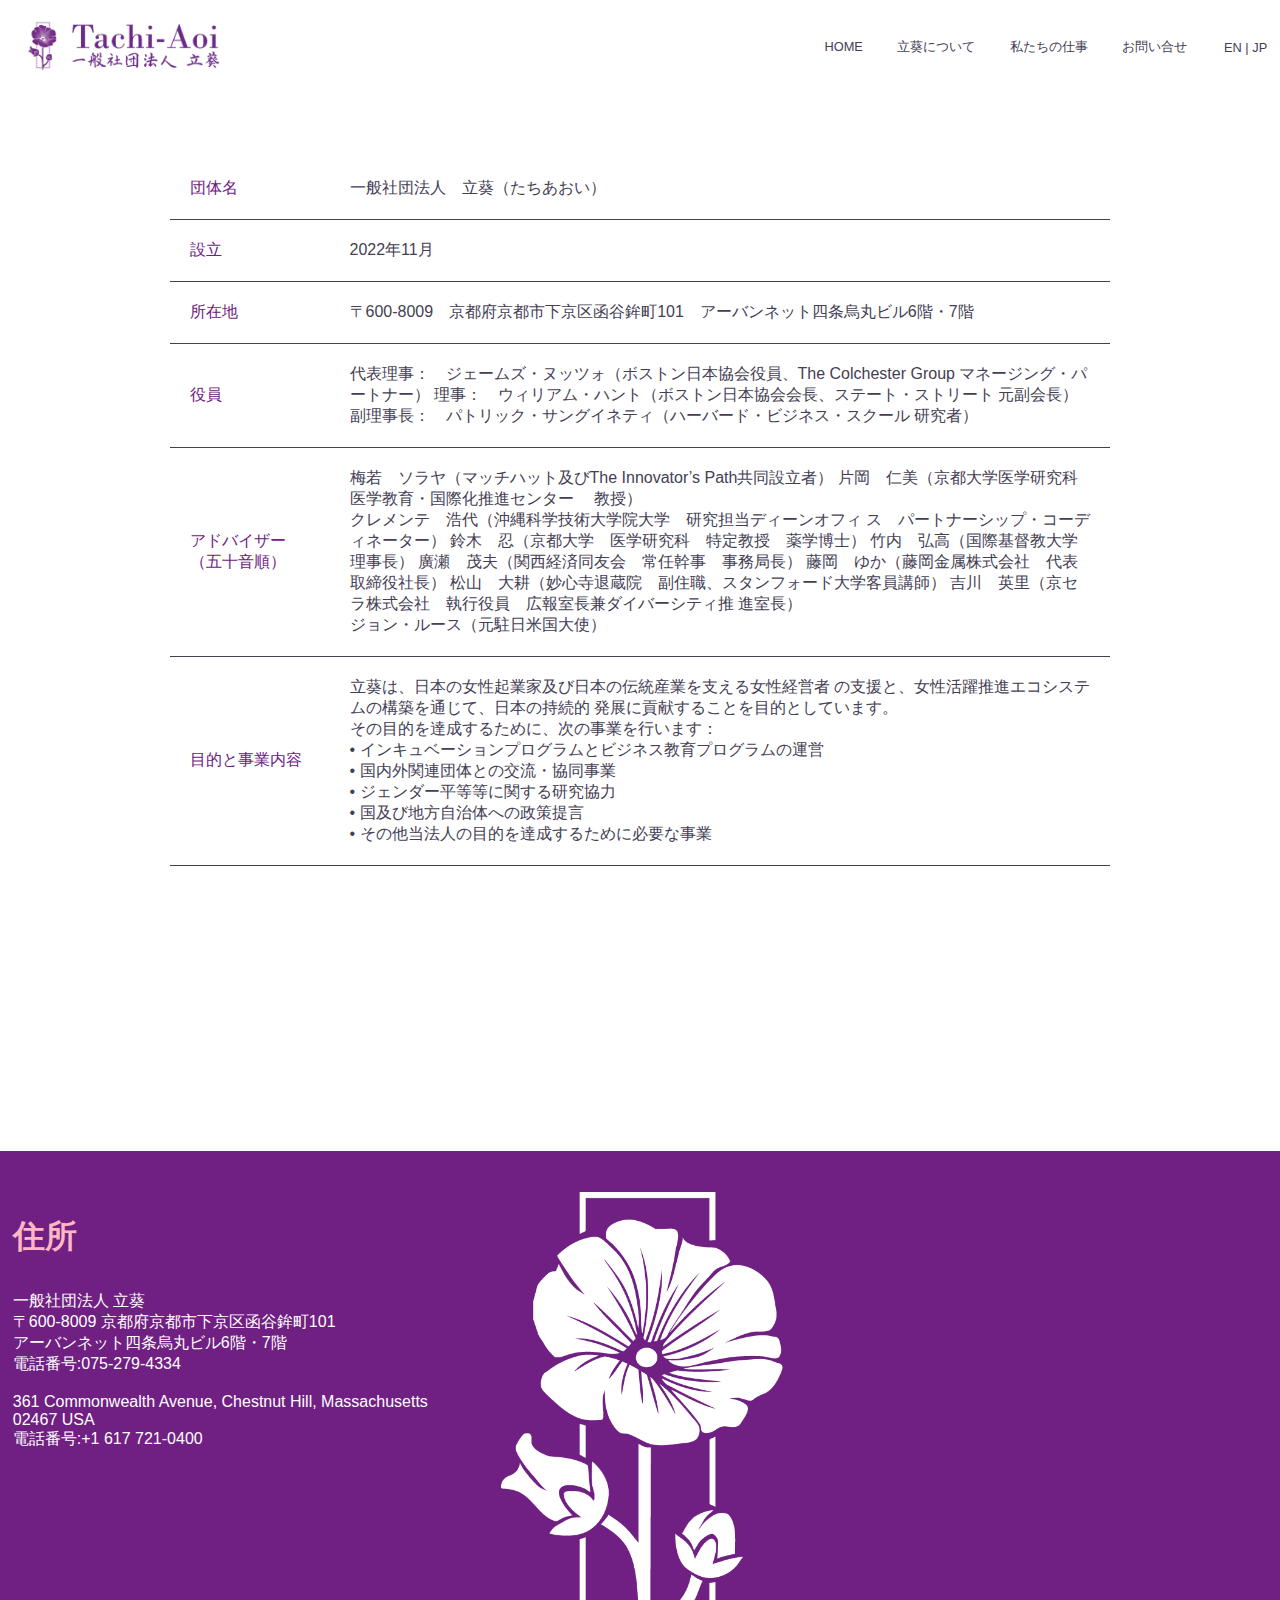
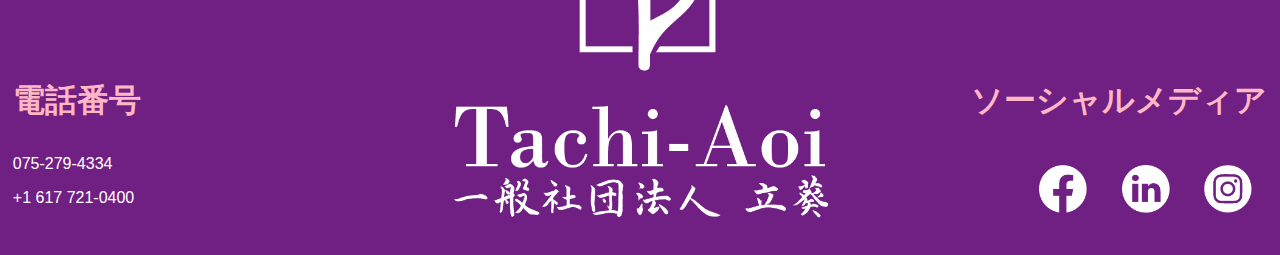
<file: Tachi-Aoi_Site_1224/about.html>
<!DOCTYPE html>
<html lang="en">

<head>
    <meta charset="UTF-8">
    <title>Tachi-Aoi.jp | Home</title>
    <link rel="stylesheet" href="about.css">
    <link rel="preconnect" href="https://fonts.googleapis.com">
    <link rel="preconnect" href="https://fonts.gstatic.com" crossorigin>
    <link href="https://fonts.googleapis.com/css2?family=Noto+Sans+JP&display=swap" rel="stylesheet">
    <script src="script.js"></script>
</head>

<body>
    <!--Header-->
    <header>
        <nav id="navigation">
            <a href="index.html" class="logo" alt="Tachi-Aoi logo">
              <img id="logoimg" src="Images/Tachi_Aoi_Logo-01.png">
            </a>
            <ul class="list englishContent" style="display: none;">
                 <li>
                    <a href="index.html">HOME</a>
                    <ul class="dropdown">
                        <li><a href="#subitem1">Subitem 1</a></li>
                        <li><a href="#subitem2">Subitem 2</a></li>
                    </ul>
                </li>
                 <li>
                    <a href="About.html">About Us</a>
                    <ul class="dropdown">
                        <li><a href="#subitem1">Subitem 1</a></li>
                        <li><a href="#subitem2">Subitem 2</a></li>
                    </ul>
                </li>
                 <li>
                    <a href="Programs copy.html">Our Work</a>
                    <ul class="dropdown">
                        <li><a href="#subitem1">Subitem 1</a></li>
                        <li><a href="#subitem2">Subitem 2</a></li>
                    </ul>
                </li>
                 <li>
                    <a href="Contact.html">Contact</a>
                    <ul class="dropdown">
                        <li><a href="#subitem1">Subitem 1</a></li>
                        <li><a href="#subitem2">Subitem 2</a></li>
                    </ul>
                </li>
            </ul>
            <ul class="list japaneseContent">
                <li>
                    <a href="index.html">HOME</a>
                    <ul class="dropdown">
                        <li><a href="#subitem1">Subitem 1</a></li>
                        <li><a href="#subitem2">Subitem 2</a></li>
                    </ul>
                </li>
                <li>
                    <a href="About.html">立葵について</a>
                    <ul class="dropdown">
                        <li><a href="#subitem1">Subitem 1</a></li>
                        <li><a href="#subitem2">Subitem 2</a></li>
                    </ul>
                </li>
                <li>
                    <a href="Programs copy.html">私たちの仕事</a>
                    <ul class="dropdown">
                        <li><a href="#subitem1">Subitem 1</a></li>
                        <li><a href="#subitem2">Subitem 2</a></li>
                    </ul>
                </li>
                <li>
                    <a href="Contact.html">お問い合せ</a>
                    <ul class="dropdown">
                        <li><a href="#subitem1">Subitem 1</a></li>
                        <li><a href="#subitem2">Subitem 2</a></li>
                    </ul>
                </li>
            </ul>
            <button id="toggleButton">EN | JP</button>
        </nav>
    </header>
    <!--Main Content-->

    <main>
        <Section class="about">
            <table>
                <tr>
                    <td class="title">団体名</td>
                    <td>一般社団法人　立葵（たちあおい）</td>
                </tr>
                <tr>
                    <td class="title">設立</td>
                    <td>2022年11月</td>
                </tr>
                <tr>
                    <td class="title">所在地</td>
                    <td>〒600-8009　京都府京都市下京区函谷鉾町101　アーバンネット四条烏丸ビル6階・7階</td>
                </tr>
                <tr>
                    <td class="title">役員</td>
                    <td>代表理事：　ジェームズ・ヌッツォ（ボストン日本協会役員、The Colchester Group マネージング・パートナー）
                        理事：　ウィリアム・ハント（ボストン日本協会会長、ステート・ストリート
                        元副会長）副理事長：　パトリック・サングイネティ（ハーバード・ビジネス・スクール 研究者）
                    </td>
                </tr>
                <tr>
                    <td class="title">アドバイザー（五十音順）</td>
                    <td>梅若　ソラヤ（マッチハット及びThe Innovator’s Path共同設立者）
                        片岡　仁美（京都大学医学研究科　医学教育・国際化推進センター　
                        教授）<br>
                        クレメンテ　浩代（沖縄科学技術大学院大学　研究担当ディーンオフィ
                        ス　パートナーシップ・コーディネーター）
                        鈴木　忍（京都大学　医学研究科　特定教授　薬学博士）
                        竹内　弘高（国際基督教大学　理事長）
                        廣瀬　茂夫（関西経済同友会　常任幹事　事務局長）
                        藤岡　ゆか（藤岡金属株式会社　代表取締役社長）
                        松山　大耕（妙心寺退蔵院　副住職、スタンフォード大学客員講師）
                        吉川　英里（京セラ株式会社　執行役員　広報室長兼ダイバーシティ推
                        進室長）<br>
                        ジョン・ルース（元駐日米国大使）<br>
                    </td>
                </tr>
                <tr>
                    <td class="title">目的と事業内容</td>
                    <td>立葵は、日本の女性起業家及び日本の伝統産業を支える女性経営者
                        の支援と、女性活躍推進エコシステムの構築を通じて、日本の持続的
                        発展に貢献することを目的としています。<br>
                        その目的を達成するために、次の事業を行います：<br>   
                        • インキュベーションプログラムとビジネス教育プログラムの運営<br>
                        • 国内外関連団体との交流・協同事業<br>
                        • ジェンダー平等等に関する研究協力<br>
                        • 国及び地方自治体への政策提言<br>
                        • その他当法人の目的を達成するために必要な事業<br>
                    </td>
                </tr>
            </table>
        </Section>

    </main>
     <!--Footer-->
     <footer>
        <section class="footer">
            <address class="japaneseContent address">
                <h3>住所</h3>
                <p>
                    一般社団法人 立葵<br>
                    〒600-8009 京都府京都市下京区函谷鉾町101<br>
                    アーバンネット四条烏丸ビル6階・7階<br>
                    電話番号:075-279-4334<br>
                    <br>
                    361 Commonwealth Avenue, Chestnut Hill, Massachusetts 02467 USA<br>
                    電話番号:+1 617 721-0400
                </p>
            </address>
            <address  class="japaneseContent phone">
                <h3>電話番号</h3>
                <p>075-279-4334</p>
                <p>+1 617 721-0400</p>
            </address>
            <address class="englishContent address" style="display: none;">
                <h3>ADDRESS</h3>
                <p>
                    Ippan Shadanhōjin Tachi-Aoi<br>
                    6F/7F Urbannet Shijo Karasuma Building, 101 Kankobokochō, Shimogyo Ward<br>
                    Kyoto City, Kyoto Prefecture, JAPAN 606-8009<br>
                    Phone: 075-279-4334<br>
                    <br>
                    361 Commonwealth Avenue, Chestnut Hill, Massachusetts 02467 USA<br>
                    Phone: +1 617 721-0400
                </p>
            </address>
            <address  class="englishContent phone" style="display: none;">
                <h3>PHONE</h3>
                <p>075-279-4334</p>
                <p>+1 617 721-0400</p>
            </address>
            <img id="footerLogo" src="Images/Logo_-02.png" alt="white Tachi-Aoi logo">
            <nav class="socialMedia">
                <h3 class="japaneseContent">ソーシャルメディア</h3>
                <h3 class="englishContent" style="display: none;">SOCIAL MEDIA</h3>
                <ul class="social-links">
                    <li>
                        <a href="https://www.facebook.com/TachiAoiJP" target="_blank"><img src="Images/Facebook_logo-01.png" alt="Facebook Logo"></a>
                    </li>
                    <li>
                        <a href="https://www.linkedin.com/company/tachi-aoi-jp/" target="_blank"><img src="Images/LinkedIN_Logo-01.png" alt="LinkedIn Logo"></a>
                    </li>
                    <li>
                        <a href="https://www.instagram.com/tachi_aoi_jp/" target="_blank"><img src="Images/Instagram_Logo-01.png" alt="Instagram logo"></a> 
                    </li>
                </ul>
            </nav>
        </section>
    </footer>
</file>
<file: about.css>
*{
    font-family: 'Noto Sans JP', sans-serif;
  }

html {
    scroll-behavior: smooth;
}

  :root {
    --step--2: clamp(0.7813rem, 0.7747rem + 0.0326vw, 0.8rem);
    --step--1: clamp(0.9375rem, 0.9158rem + 0.1087vw, 1rem);
    --step-0: clamp(1.125rem, 1.0815rem + 0.2174vw, 1.25rem);
    --step-1: clamp(1.35rem, 1.2761rem + 0.3696vw, 1.5625rem);
    --step-2: clamp(1.62rem, 1.5041rem + 0.5793vw, 1.9531rem);
    --step-3: clamp(1.944rem, 1.771rem + 0.8651vw, 2.4414rem);
    --step-4: clamp(2.3328rem, 2.0827rem + 1.2504vw, 3.0518rem);
    --step-5: clamp(2.7994rem, 2.4462rem + 1.7658vw, 3.8147rem);
    --step-6: clamp(3.3592rem, 2.8691rem + 2.4507vw, 4.7684rem);
    --step-7: clamp(4.0311rem, 3.36rem + 3.3555vw, 5.9605rem);
    --step-8: clamp(4.8373rem, 3.9283rem + 4.5448vw, 7.4506rem);
    --step-9: clamp(5.8048rem, 4.5844rem + 6.1017vw, 9.3132rem);
    --step-10: clamp(6.9657rem, 5.3393rem + 8.1319vw, 11.6415rem);
  }
  
  body{
    display: grid;
    margin: 0;
    padding: 0;
    grid-template: 95px auto auto auto / 1% 200fr 1%;
    margin-bottom: 0;
    font-size: var(--step-0);
  }

/* Header Styling */
header{
  grid-area: 1 / 2 / span 1 / span 1;
}

.hamburgerIcon{
    display: none;
}

#toggleButton{
  background-color: transparent;
  border: none;
  margin: 0;
  padding: 0;
  text-align: inherit;
  font: inherit;
  border-radius: 0;
  appearance: none;
  color:#444054;
  font-size: var(--step-0);
}

#toggleButton:hover{
    color: #702082;
}

a { 
  color: inherit;
  text-decoration: none;   
}

#navigation{
  display: grid;
  grid-template: 95px 1fr / 6fr minmax(50rem, 1rem)  68px;
  align-items: center;
}

ul{
    grid-area: 1 / 2 / 1 / span 1;
    justify-self: end;
}

li{
    display: inline;  
}

section{
    grid-area: 2 / 1 / span 1 / span 3; 
}

.logo{
    grid-area: 1 / 1 / span 1 / span 1;  
}

#logoimg{
    width: 12rem;
    height: auto;
}

#toggleButton{
    grid-area: 1 / 3 / 1 / span 1;
    justify-self: end;
    z-index: 1002;
}

/*Dropdown Menu Styling */

ul {
    list-style: none;
    margin: 0;
    padding: 0;
}

li {
    position: relative; 
}

a {
    text-decoration: none;
    color: #444054;
    padding: 10px 15px;
    display: block;
    font-size: var(--step--0);
}

.list > li {
    display: inline-block; 
}

.dropdown {
    opacity: 0.5;
    display: none; 
    position: absolute; 
    top: 100%; 
    background-color: #444054; 
    box-shadow: 0 4px 6px rgba(0, 0, 0, 0.1); 
    z-index: 1000; 
}

.dropdown li {
    width: auto; 
    font-size: var(--step--2);
}

.list > li > a:hover {
    color: #702082; 
}

.list > li:hover .dropdown {
    display: block; 
}

.dropdown a {
    color: #ffffff;
    padding: 10px;
}

.dropdown a:hover {
    color: #702082; 
}

/*main styling */
main {
    grid-area: 2 / 2 / span 1 / span 1;
    display: grid;
    grid-template: auto auto auto 65% auto / 1fr;
    height: auto;
    row-gap: 1%;
    max-height: 60%;
}

h1{
    color: #702082;
    font-size: var(--step-6);
    text-align: center;
    grid-area: 1 / 2 / span 1/ span 1;
    justify-self: center;
}

#about{
    grid-area: 2 / 2 / span 1 / span 1;

}
table { 
    width: 75%;
    justify-self: center;
    margin-top: 5%;
    border-collapse: collapse;
    overflow-x: auto;
}

td{
    padding: 1.25rem;
    color: #444054;
    border-bottom: 1px solid #444054;
    font-size: var(--step-0);   
}

.title{
    color: #702082;
    width: 17%;
}
/*Message From Founder Styling*/
#message{
    grid-area: 3 / 2 / span 1 / span 1;
    display: grid;
    grid-template: auto / 1fr 1fr;
    justify-self: center;
    align-self: center;
}

#message article{
    grid-area: 1 / 1 / span 1 / span 1;
    justify-self: center;
    align-self: center;
    height: 100%;
}

#message article h3 {
    padding-left: 10%;
    margin: 0;
    color: #702082;
    padding-top:10%;
    font-size: var(--step-3);
}

#message article p {
    font-size: var(--step--1);
    max-width: 100%;
    padding-left: 10%;
    color: #444054;
    padding-bottom: 10%;
}

#jim {
    grid-area: 1 / 2 / 2 / span 1;
    max-width: 75%;
    justify-self: center;
    align-self: center;
}

/* Team Styling */
#team{
    grid-area: 4 / 2 / span 1 / span 1;
    justify-self: center;
    align-items: center;
    text-align: center;
    width: auto;
    max-height: 90%;
    display: grid;
    grid-template: 10% auto / 1fr 1fr;
    justify-items: center;
}

#team1{
    grid-area: 2 / 1 / span 1 / span 1;
    align-self: start;
}

#team2{
    grid-area: 2 / 2 / span 1 / span 1;
    align-self: start !important;
}

#team h2 {
    color: #702082;
    font-size: var(--step-8);
    grid-area: 1 / 1 / span 1 / span 2;
}

#team h3 {
    color: #444054;
    padding: 1%;
    font-size: var(--step-3);
}

#team strong{
    color: #702082;
    font-size: var(--step-2);
}

#team p {
    color: #444054;
    font-size: var(--step-2);
}

/*Our Logo*/
#logo1 {
    grid-area: 5 / 1 / span 1 / span 2;
    display: grid;
    grid-template: auto / 1fr 1fr;
    justify-items: center;
    align-items: center;
    padding-left: 0;
}

.logo1 article{
    grid-area: 1 / 2 / span 1 / span 1;
    justify-items: center;
    align-items: center;
}

#Head {
    margin: 0;
    color: #702082;
    font-size: 3vw;
    padding-left: 10%;
    align-self: center;
    font-size: var(--step-4);
}

#Text{
    font-size: var(--step-1);
    width: 100%;
    color: #444054;
    padding-bottom: 10%;
    justify-self: center;
    
    padding-left: 0;
}

#logo1 img {
    grid-area: 1 / 1 / span 1 / span 1;
    width: 80%;
    justify-self: center;
}

/*Footer Styling*/
footer{
    grid-area: 3 / 1 / span 1 / span 3;
    background-color: #702082;
    height: 100%;
    padding-bottom:3%;
}

address{
    font-style: normal;
}

.footer{
    display: grid;
    grid-template: 1fr 2fr / 1% repeat(3, 1fr) 1%;
    grid-area: 2 / 2 / span 1 / span 1;

}

.address{
    grid-area: 2 / 2 / span 1 / span 1;
}

/* Footer logo styling*/
#footerLogo{
    grid-area: 1 / 3 / span 2 / span 1;
    height: 25rem;
    width: auto;
    align-self: center;
    justify-self: center;
    margin: 0;
}

h3{
    display: block;
    font-size: var(--step-2);
    color: #FFB7C5;
}

footer p{
    color: white;
    font-size: var(--step-0);
}

/*Social Media Styling*/
ul.social-links li {
    display: inline-block;  /* Displays the items horizontally */
}

ul.social-links li a {
    display: inline-block;
    width: 3rem;  /* Adjust width for consistency */
    height: 3rem; /* Adjust height for consistency */
}

ul.social-links li a img{
    max-width: 100%;  /* Ensure images are responsive */
    height: auto;
}

ul.social-links li a img:hover {
    opacity: 50%;
}

.socialMedia{
    grid-area: 2 / 4 / span 1 / span 1;
    justify-self: end;
    align-self: end;
}
@media (max-width: 1080px){
    td{
        padding: 1.25rem;
        color: #444054;
        border-bottom: 1px solid #444054;
        font-size: var(--step--1);   
    }

    #message article p {
        font-size: var(--step--2);
        max-width: 100%;
        padding-left: 10%;
        color: #444054;
        padding-bottom: 10%;
    }

    #team h3 {
        color: #444054;
        padding: 1%;
        font-size: var(--step-3);
    }

    #team strong{
        color: #702082;
        font-size: var(--step-0);
    }
    
    #team p {
        color: #444054;
        font-size: var(--step-0);
    }

    #Head {
        margin: 0;
        color: #702082;
        font-size: 3vw;
        padding-left: 10%;
        align-self: center;
        font-size: var(--step-4);
    }
    
    #Text{
        font-size: var(--step-1);
        width: 100%;
        color: #444054;
        padding-bottom: 10%;
        justify-self: center;
        
        padding-left: 0;
    }

    main {
        grid-area: 2 / 2 / span 1 / span 1;
        display: grid;
        grid-template: auto auto auto 65% auto / 1fr;
        height: auto;
        row-gap: 1%;
        max-height: 53%;
    }

    footer p{
        color: white;
        font-size: var(--step--1)
    }
}

@media (max-width: 768px) {

    body{
        display: grid;
        margin: 0;
        padding: 0;
        grid-template: 95px auto auto auto/ 1% 200fr 1%;
        margin-bottom: 0;
        font-size: var(--step-0)
          }
      
      header{
        grid-area: 1 / 2 / 1 / span 1;
        max-height: 200px;
        height: auto;
          }
      
      main{
        grid-area: 2/ 1 / span 1 / span 3;
        display: grid;
        grid-template: repeat(2, auto) 2fr / 1% 1fr 1%;
        row-gap: 1%;
          }
      
      #logoimg{
        width: 10rem;
        }
      
      #navigation{
        display: grid;
        grid-template: 15% 40vw/ 6fr 1fr  1fr ;
        align-items: center;
        }
      
      #navigation .logo{
        padding-left:0;
      }
      
          #toggleButton{
              grid-area: 1 / 2 / 1 / span 1;
              justify-self: center;
          }
      
          video{
              grid-area: 1 / 1 / span 1 / span 3;
              height: auto;
              object-fit: cover;
              z-index: -100;
              margin:0;
          }
      
           .Name h1{
              grid-area: 2 / 2 / span 1 / span 3;
              font-size: var(--step-8);
              justify-self: center;
              align-self: center;
              color: #702082;
              margin: 0 !important;
              text-align: center;
          }
          
      /*Hamburger Icon Styling*/
        
      .hamburgerIcon{
          grid-area: 1 / 2 / span 2 / span 2; /* Placed in the desired grid cell */
          justify-self: end; /* Align to the end of the grid cell horizontally */
          align-self: start; /* Center vertically */
          z-index: 1001; /* Ensure it appears above other elements */ 
          display: block;
          font-size: var(--step--1);
       }
        
        /* Hamburger */
        .hamburger1 {
          height: 40px;
          margin-top: 20%;
          display: grid;
          grid-template-rows: repeat(3, 1fr);
          justify-items: center;
          z-index: 120;
          justify-self: end;
          align-self: center;
        }
        
        .hamburger1 div {
          background-color: #702082;
          width: 35px;
          height: 5px;
          padding: 2%
        }
        
        #toggle1 {
          display: none;
        }
        
        #toggle1:checked + .hamburger1 .top {
          -webkit-transform: rotate(0);
                  transform: rotate(0);
        }
        
        #toggle1:checked ~ .menu1 {
          height: auto;
        }
        
        
        /* Menu */
        .menu1 {
          height: 0;
          background-color: white;
          margin-top: 0;
          display: grid;
          grid-template-rows: 1fr repeat(4, auto);
          grid-row-gap: 1%;
          list-style: none;
          clear: both;
          text-align: center;
          overflow: hidden;
          grid-area: 1 / 3 / span 2 / span 1;
          width: auto;
        }
        
        .menu1 a:first-child {
          margin-top: 10%;
          
        }
        
        .menu1 a:last-child {
          margin-bottom: 2%;
        }
        
        .link1 {
          width: auto;
          color: #444054;
        }
      
        .menu1 a {
          font-size: 12px;
          height: auto;
          margin:auto;
          width: auto;
        }
        
        .menu1 a:hover {
         color: #702082;
        }
      
        #navigation > ul {
          visibility: hidden;
        }

/*main styling */
main {
    grid-area: 2 / 2 / span 1 / span 1;
    display: grid;
    grid-template: auto auto auto auto auto / 1fr;
    height: auto;
    row-gap: 1%;
}

h1{
    color: #702082;
    font-size: var(--step-4);
    text-align: center;
    grid-area: 1 / 2 / span 1/ span 1;
    justify-self: center;
}

#about{
    grid-area: 2 / 2 / span 1 / span 1;

}
table { 
    width: 98%;
    justify-self: center;
    margin-top: 5%;
    border-collapse: collapse;
    overflow-x: auto;
}

td{
    padding: 1.25rem;
    color: #444054;
    border-bottom: 1px solid #444054;
    font-size: .5rem;   
}

.title{
    color: #702082;
    width: 17%;
}

/*Message From Founder Styling*/
#message{
    grid-area: 3 / 2 / span 1 / span 1;
    display: grid;
    grid-template: auto auto / 1fr;
    justify-self: center;
    align-self: center;
    text-align: center;
    padding-top: 5%;
}

#message article{
    grid-area: 1 / 1 / span 1 / span 1;
    justify-self: center;
    align-self: center;
    height: 100%;
}

#message article h3 {
    margin: 0;
    color: #702082;
    padding-top:10%;
    font-size: var(--step-2);
    padding: 0;
}

#message article p {
    font-size: var(--step--2);
    max-width: 100%;
    color: #444054;
    padding: 0 2%;
}

#jim {
    grid-area: 2 / 1 / span 1 / span 1;
    max-width: 75%;
    justify-self: center;
    align-self: center;
    padding-top: 10%;
}

/* Team Styling */
#team{
    grid-area: 4 / 2 / span 1 / span 1;
    justify-self: center;
    align-items: center;
    text-align: center;
    width: auto;
    height: auto;
    margin-bottom: 10%;
    display: grid;
    grid-template: auto auto auto / 1fr ;
    justify-items: center;
}

#team1{
    grid-area: 2 / 1 / span 1 / span 1;
    align-self: start;
}

#team2{
    grid-area: 3 / 1 / span 1 / span 1;
    align-self: start;
}

#team h2 {
    color: #702082;
    font-size: var(--step-4);
    grid-area: 1 / 1 / span 1 / span 2;
}

#team h3 {
    color: #444054;
    padding: 1%;
    font-size: var(--step-3);
}

#team strong{
    color: #702082;
    font-size: var(--step-0);
}

#team p {
    color: #444054;
    font-size: var(--step-0);
}

/*Our Logo*/
#logo1 {
    grid-area: 5 / 1 / span 1 / span 2;
    display: grid;
    grid-template: auto auto / 1fr;
    justify-items: center;
    align-items: start;
    padding-bottom: 15%;
    padding-left: 0;
}

.logo1 article{
    grid-area: 1 / 1 / span 1 / span 1;
    justify-items: center;
    align-items: center;
    text-align: center;
}

#Head {
    margin: 0;
    color: #702082;
    font-size: 3vw;
    padding-left: 10%;
    align-self: center;
    font-size: var(--step-3);
    text-align: center;
    padding: 0;
}

#Text{
    font-size: var(--step-0);
    width: 100%;
    color: #444054;
    padding-bottom: 10%;
    justify-self: center;
    padding: 0;
    text-align: center;
}

#logo1 img {
    grid-area: 2 / 1 / span 1 / span 1;
    width: 70%;
    justify-self: center;
    margin-bottom: 30%;
}
      
/*Footer Styling*/
footer{
    grid-area: 3 / 1 / span 1 / span 3;
    background-color: #702082;
}

address{
    font-style: normal;
}

.footer{
    display: grid;
    grid-template: repeat(4,auto) / 1% 1fr 1%;
    grid-area: 2 / 2 / span 1 / span 1;
    margin: 0;
}

.address{
    grid-area: 1 / 2 / span 1 / span 1;
    text-align: center;
    width: 75%;
    justify-self: center;
}

.phone{
    grid-area: 2 / 2 / span 1 / span 1;
    text-align: center;

}

/* Footer logo styling*/
#footerLogo{
    grid-area: 4 / 2 / span 1 / span 1;
    height: 15rem;
    width: auto;
    align-self: center;
    justify-self: center;
    margin-bottom: 5%;
}

h3{
    display: block;
    font-size: var(--step-0);
    color: #FFB7C5;
    text-align: center;
}

footer p{
    color: white;
    font-size: var(--step--2);
    text-align: center;
}

/*Social Media Styling*/
.socialMedia h3{
    justify-self: center;
}

.social-links{
    width: auto;
}

ul.social-links li {
    display: inline-block;  /* Displays the items horizontally */
}

ul.social-links li a {
    display: inline-block;
    width: 1.5rem;  /* Adjust width for consistency */
    height: auto; /* Adjust height for consistency */
}

ul.social-links li a img{
    max-width: 100%;  /* Ensure images are responsive */
    height: auto;
}

ul.social-links li a img:hover {
    opacity: 50%;
}

.socialMedia{
    grid-area: 3 / 2 / span 1 / span 1;
    justify-self: center;
    align-self: center;
}

}

@media (max-width: 768px) {

    #Text{
        font-size: var(--step-0);
        width: 100%;
        color: #444054;
        padding-bottom: 10%;
        justify-self: center;
        padding: 0;
        text-align: center;
    }
    

}
</file>
<file: contact.css>
*{
    font-family: 'Noto Sans JP', sans-serif;
  }

html {
    scroll-behavior: smooth;
}

  :root {
    --step--2: clamp(0.7813rem, 0.7747rem + 0.0326vw, 0.8rem);
    --step--1: clamp(0.9375rem, 0.9158rem + 0.1087vw, 1rem);
    --step-0: clamp(1.125rem, 1.0815rem + 0.2174vw, 1.25rem);
    --step-1: clamp(1.35rem, 1.2761rem + 0.3696vw, 1.5625rem);
    --step-2: clamp(1.62rem, 1.5041rem + 0.5793vw, 1.9531rem);
    --step-3: clamp(1.944rem, 1.771rem + 0.8651vw, 2.4414rem);
    --step-4: clamp(2.3328rem, 2.0827rem + 1.2504vw, 3.0518rem);
    --step-5: clamp(2.7994rem, 2.4462rem + 1.7658vw, 3.8147rem);
    --step-6: clamp(3.3592rem, 2.8691rem + 2.4507vw, 4.7684rem);
    --step-7: clamp(4.0311rem, 3.36rem + 3.3555vw, 5.9605rem);
    --step-8: clamp(4.8373rem, 3.9283rem + 4.5448vw, 7.4506rem);
    --step-9: clamp(5.8048rem, 4.5844rem + 6.1017vw, 9.3132rem);
    --step-10: clamp(6.9657rem, 5.3393rem + 8.1319vw, 11.6415rem);
  }
  
  body{
    display: grid;
    margin: 0;
    padding: 0;
    grid-template: 95px auto .15fr / 1% 1fr 2fr 1%;
    margin-bottom: 0;
  }

/* Header Styling */
header{
  grid-area: 1 / 2 / span 1 / span 2;
}

.hamburgerIcon{
    display: none;
}

#toggleButton{
  background-color: transparent;
  border: none;
  margin: 0;
  padding: 0;
  text-align: inherit;
  font: inherit;
  border-radius: 0;
  appearance: none;
  color:#444054;
  font-size: var(--step-0);
  z-index: 1002;
}

#toggleButton:hover{
    color: #702082;
}

a { 
  color: inherit;
  text-decoration: none;   
}

#navigation{
    display: grid;
    grid-template: 95px 45vw / 6fr minmax(40rem, 1rem)  68px ;
    align-items: center;
  }

ul{
    grid-area: 1 / 2 / 1 / span 1;
    justify-self: end;
}

li{
    display: inline;  
}

section{
    grid-area: 2 / 1 / span 1 / span 3; 
}

.logo{
    grid-area: 1 / 1 / span 1 / span 1;  
}

#logoimg{
    width: 12rem;
    height: auto;
}

#toggleButton{
    grid-area: 1 / 3 / 1 / span 1;
    justify-self: end;
}

/*Dropdown Menu Styling */

ul {
    list-style: none;
    margin: 0;
    padding: 0;
}

li {
    position: relative; 
}

a {
    text-decoration: none;
    color: #444054;
    padding: 10px 15px;
    display: block;
    font-size: var(--step-0);
}

.list > li {
    display: inline-block; 
}

.dropdown {
    opacity: 0.5;
    display: none; 
    position: absolute; 
    top: 100%; 
    background-color: #444054; 
    box-shadow: 0 4px 6px rgba(0, 0, 0, 0.1); 
    z-index: 1000; 
}

.dropdown li {
    width: 150px; 
}

.list > li > a:hover {
    color: #702082; 
}

.list > li:hover .dropdown {
    display: block; 
}

.dropdown a {
    color: #ffffff;
    padding: 10px;
}

.dropdown a:hover {
    color: #702082; 
}

/* Main Styling */

.pagoda{
    grid-area: 1 / 1 / span 2 / span 2;
    width: 100%;
    z-index: -100;
}
main {
    grid-area: 2 / 3 / span 1 / span 1;
    display: flex;
    flex-direction: column;
    justify-content: center; 
    align-items: center;
    text-align: center;
}

main h2 {
    color: #702082;
    font-size: var(--step-5);
    width: 100%;
}

form {
   width: 50%;
   height: 60%;
   text-align: center;
}

input{
    width: 100%;
    margin-bottom: 8%;
    height: 5%;
    color: #444054;
    -webkit-text-fill-color: rgba(0, 0, 0, 0.5); /* Adjusts only text opacity */
    border: #444054 solid 1px;
    border-radius: 5px;
    font-size: var(--step-0);
}

textarea{
    width: 100%;
    margin-bottom: 8%;
    height: 20%;
    color: #444054;
    -webkit-text-fill-color: rgba(0, 0, 0, 0.5); /* Adjusts only text opacity */
    border: #444054 solid 1px;
    border-radius: 5px;
    font-size: var(--step-0);
}

form button{
  background-color: #702082;
  border: none;
  margin: 2%;
  padding: 2%;
  border-radius: 5px;
  color:white;
  font-size: var(--step-0);
  width: auto;
}

form button:hover {
    background-color: #444054;
}

h4 {
    color: #702082;
    font-size: var(--step-2);
    justify-self: start;
    margin: 0;
}

/*Footer Styling*/
footer{
    grid-area: 3 / 1 / span 1 / span 4;
    background-color: #702082;
}

address{
    font-style: normal;
}

.footer{
    display: grid;
    grid-template: repeat(2,1fr) / 1% repeat(3, 1fr) 1%;
    grid-area: 2 / 2 / span 1 / span 1;
    margin-top: 2rem;
    margin-bottom: 2rem;
}

.address{
    grid-area: 1 / 2 / span 1 / span 1;
}

.phone{
    grid-area: 2 / 2 / span 1 / span 1;
    align-self: end;
}

/* Footer logo styling*/
#footerLogo{
    grid-area: 1 / 3 / span 2 / span 1;
    height: 30rem;
    width: auto;
    align-self: center;
    justify-self: center;
    margin: 0;
}

h3{
    display: block;
    font-size: var(--step-2);
    color: #FFB7C5;
}

footer p{
    color: white;
    font-size: var(--step-0)
}

/*Social Media Styling*/
ul.social-links li {
    display: inline-block;  /* Displays the items horizontally */
}

ul.social-links li a {
    display: inline-block;
    width: 3rem;  /* Adjust width for consistency */
    height: 3rem; /* Adjust height for consistency */
}

ul.social-links li a img{
    max-width: 100%;  /* Ensure images are responsive */
    height: auto;
}

ul.social-links li a img:hover {
    opacity: 50%;
}

.socialMedia{
    grid-area: 2 / 4 / span 1 / span 1;
    justify-self: end;
    align-self: end;
}

/*Mobile Media Querys*/
@media (max-width: 1000px) {

    body{
      display: grid;
      margin: 0;
      padding: 0;
      grid-template: 100px auto auto/ 1% 200fr 1%;
      margin-bottom: 0;
      font-size: var(--step-0);
      }
    
    header{
      grid-area: 1 / 2 / 1 / span 1;
      max-height: 200px;
        }
    
    #logoimg{
      width: 10rem;
      height: auto;
      }
    
    #navigation{
      display: grid;
      grid-template: 15% 40vw/ 6fr 1fr  1fr ;
      align-items: center;
      }
    
    #navigation .logo{
      padding-left:0;
    }
    
        #toggleButton{
            grid-area: 1 / 2 / 1 / span 1;
            justify-self: center;
        }

    /*Hamburger Icon Styling*/
      
    .hamburgerIcon{
        grid-area: 1 / 2 / span 2 / span 2; /* Placed in the desired grid cell */
        justify-self: end; /* Align to the end of the grid cell horizontally */
        align-self: start; /* Center vertically */
        z-index: 1001; /* Ensure it appears above other elements */ 
        display: block;
        font-size: var(--step--1);
     }
      
      /* Hamburger */
      .hamburger1 {
        height: 40px;
        margin-top: 20%;
        display: grid;
        grid-template-rows: repeat(3, 1fr);
        justify-items: center;
        z-index: 120;
        justify-self: end;
        align-self: center;
      }
      
      .hamburger1 div {
        background-color: #702082;
        width: 35px;
        height: 5px;
        padding: 2%
      }
      
      #toggle1 {
        display: none;
      }
      
      #toggle1:checked + .hamburger1 .top {
        -webkit-transform: rotate(0);
                transform: rotate(0);
      }
      
      #toggle1:checked ~ .menu1 {
        height: auto;
      }
      
      
      /* Menu */
      .menu1 {
        height: 0;
        background-color: white;
        margin-top: 0;
        display: grid;
        grid-template-rows: 1fr repeat(4, auto);
        grid-row-gap: 1%;
        list-style: none;
        clear: both;
        text-align: center;
        overflow: hidden;
        grid-area: 1 / 3 / span 2 / span 1;
        width: auto;
      }
      
      .menu1 a:first-child {
        margin-top: 10%;
        
      }
      
      .menu1 a:last-child {
        margin-bottom: 2%;
      }
      
      .link1 {
        width: auto;
        color: #444054;
      }
    
      .menu1 a {
        font-size: 12px;
        height: auto;
        margin:auto;
        width: auto;
      }
      
      .menu1 a:hover {
       color: #702082;
      }
    
      #navigation > ul {
        visibility: hidden;
      }

      .pagoda{
        display: none;
    }

    main {
        grid-area: 2 / 2 / span 1 / span 1;
        display: flex;
        flex-direction: column;
        justify-content: center; 
        align-items: center;
        text-align: center;
        height: 100%;
        margin-bottom: 50%;
    }
    
    main h2 {
        color: #702082;
        font-size: var(--step-5);
        width: 100%;
    }
    
    form {
       width: 50%;
       height: 60%;
       text-align: center;
    }
    
    input{
        width: 100%;
        margin-bottom: 8%;
        min-height: 10%;
        color: #444054;
        -webkit-text-fill-color: rgba(0, 0, 0, 0.5); /* Adjusts only text opacity */
        border: #444054 solid 1px;
        border-radius: 5px;
        font-size: var(--step--1);
    }
    
    textarea{
        width: 100%;
        margin-bottom: 8%;
        height: 20%;
        color: #444054;
        -webkit-text-fill-color: rgba(0, 0, 0, 0.5); /* Adjusts only text opacity */
        border: #444054 solid 1px;
        border-radius: 5px;
        font-size: var(--step-0--1);
    }
    
    form button{
      background-color: #702082;
      border: none;
      margin: 2%;
      padding: 2%;
      border-radius: 5px;
      color:white;
      font-size: var(--step-0);
      width: auto;
    }
    
    form button:hover {
        background-color: #444054;
    }
    
    h4 {
        color: #702082;
        font-size: var(--step-2);
        justify-self: center;
        margin: 0;
    }

/*Footer Styling*/
footer{
  grid-area: 3 / 1 / span 1 / span 3;
  background-color: #702082;
}

address{
  font-style: normal;
}

.footer{
  display: grid;
  grid-template: repeat(4,auto) / 1% 1fr 1%;
  grid-area: 2 / 2 / span 1 / span 1;
  margin: 0;
}

.address{
  grid-area: 1 / 2 / span 1 / span 1;
  text-align: center;
  width: 75%;
  justify-self: center;
}

.phone{
  grid-area: 2 / 2 / span 1 / span 1;
  text-align: center;

}

/* Footer logo styling*/
#footerLogo{
  grid-area: 4 / 2 / span 1 / span 1;
  height: 15rem;
  width: auto;
  align-self: center;
  justify-self: center;
  margin-bottom: 5%;
}

h3{
  display: block;
  font-size: var(--step-0);
  color: #FFB7C5;
  text-align: center;
}

footer p{
  color: white;
  font-size: var(--step--2);
  text-align: center;
}

/*Social Media Styling*/
.socialMedia h3{
  justify-self: center;
}

.social-links{
  width: auto;
}

ul.social-links li {
  display: inline-block;  /* Displays the items horizontally */
}

ul.social-links li a {
  display: inline-block;
  width: 1.5rem;  /* Adjust width for consistency */
  height: auto; /* Adjust height for consistency */
}

ul.social-links li a img{
  max-width: 100%;  /* Ensure images are responsive */
  height: auto;
}

ul.social-links li a img:hover {
  opacity: 50%;
}

.socialMedia{
  grid-area: 3 / 2 / span 1 / span 1;
  justify-self: center;
  align-self: center;
}
    }
</file>
<file: email.css>
body {
    margin: 0;
    padding: 0;
    height: 100vh; 
    display: flex;
    flex-direction: column;
    justify-content: center; 
    align-items: center; 
    font-family: 'Noto Sans JP', sans-serif;
    color: #702082;
}

a {
    position: absolute;
    top: 0;
    left: 0;
    font-size: 1vw;
    text-decoration: none; 
    color: #702082; 
    margin: 10px; 
}

a:hover {
    color: #444054;
}

h1 {
    font-size: 2.5vw; 
    text-align: center;
}
</file>
<file: programs.css>
*{
    font-family: 'Noto Sans JP', sans-serif;
  }

html {
    scroll-behavior: smooth;
}

  :root {
    --step--2: clamp(0.7813rem, 0.7747rem + 0.0326vw, 0.8rem);
    --step--1: clamp(0.9375rem, 0.9158rem + 0.1087vw, 1rem);
    --step-0: clamp(1.125rem, 1.0815rem + 0.2174vw, 1.25rem);
    --step-1: clamp(1.35rem, 1.2761rem + 0.3696vw, 1.5625rem);
    --step-2: clamp(1.62rem, 1.5041rem + 0.5793vw, 1.9531rem);
    --step-3: clamp(1.944rem, 1.771rem + 0.8651vw, 2.4414rem);
    --step-4: clamp(2.3328rem, 2.0827rem + 1.2504vw, 3.0518rem);
    --step-5: clamp(2.7994rem, 2.4462rem + 1.7658vw, 3.8147rem);
    --step-6: clamp(3.3592rem, 2.8691rem + 2.4507vw, 4.7684rem);
    --step-7: clamp(4.0311rem, 3.36rem + 3.3555vw, 5.9605rem);
    --step-8: clamp(4.8373rem, 3.9283rem + 4.5448vw, 7.4506rem);
    --step-9: clamp(5.8048rem, 4.5844rem + 6.1017vw, 9.3132rem);
    --step-10: clamp(6.9657rem, 5.3393rem + 8.1319vw, 11.6415rem);
  }
  
  body{
    display: grid;
    margin: 0;
    padding: 0;
    grid-template: 95px auto auto auto auto / 1% 200fr 1%;
    margin-bottom: 0;
    font-size: var(--step-0);
  }

/* Header Styling */
header{
  grid-area: 1 / 2 / span 1 / span 1;
}

.hamburgerIcon{
    display: none;
}

#toggleButton{
  background-color: transparent;
  border: none;
  margin: 0;
  padding: 0;
  text-align: inherit;
  font: inherit;
  border-radius: 0;
  appearance: none;
  color:#444054;
  font-size: var(--step-0);
}

#toggleButton:hover{
    color: #702082;
}

a { 
  color: inherit;
  text-decoration: none;   
}

#navigation{
  display: grid;
  grid-template: 95px 1fr / 6fr minmax(50rem, 1rem) 68px ;
  align-items: center;
}

ul{
    grid-area: 1 / 2 / 1 / span 1;
    justify-self: end;
}

li{
    display: inline;  
}

section{
    grid-area: 2 / 1 / span 1 / span 3; 
}

.logo{
    grid-area: 1 / 1 / span 1 / span 1;  
}

#logoimg{
    width: 12rem;
    height: auto;
}

#toggleButton{
    grid-area: 1 / 3 / 1 / span 1;
    justify-self: end;
    z-index: 1002;
}

/*Dropdown Menu Styling */

ul {
    list-style: none;
    margin: 0;
    padding: 0;
}

li {
    position: relative; 
}

a {
    text-decoration: none;
    color: #444054;
    padding: 10px 15px;
    display: block;
    font-size: var(--step--0);
}

.list > li {
    display: inline-block; 
}

.dropdown {
    opacity: 0.5;
    display: none; 
    position: absolute; 
    top: 100%; 
    background-color: #444054; 
    box-shadow: 0 4px 6px rgba(0, 0, 0, 0.1); 
    z-index: 1000; 
}

.dropdown li {
    width: auto; 
    font-size: var(--step--2);
}

.list > li > a:hover {
    color: #702082; 
}

.list > li:hover .dropdown {
    display: block; 
}

.dropdown a {
    color: #ffffff;
    padding: 10px;
}

.dropdown a:hover {
    color: #702082; 
}

/*Office Image Styling*/

.office{
    grid-area: 2 / 1 / span 1 / span 3;
    width: 100%;
    padding-top: 5%;
}

/*Our Programs Styling*/

h1 {
    grid-area: 3 / 2 / span 1 / span 1;
    font-size: var(--step-8);
    color: #702082;
    justify-self: center;
    align-items: center;
}

/*Main Styling*/
main{
 grid-area: 4 / 2 / span 1 / span 1;
 grid-template: repeat(4, 1fr) / 1fr 1fr;
 display: grid;
 justify-items: center;
 align-items: center;
row-gap: 1%;
 margin-bottom: 5%;
}

#mebuki{
    grid-area: 1 / 1 / span 1 / span 1;
    width: 75%;
}

 #mebuki_image{
    grid-area: 1 / 2 / span 1 / span 1;
    width: 25vw;
}

#yukyu{
    grid-area: 2 / 1 / span 1 / span 1;
    width: 75%;
}

#yukyu_image{
    grid-area: 2 / 2 / span 1 / span 1;
    width: 25vw;
}

#research{
    grid-area: 3 / 1 / span 1 / span 1;
    width: 75%;
}

#research_image{
    grid-area: 3 / 2 / span 1 / span 1;
    width: 25vw;
}

#ecosystem{
    grid-area: 4 / 1 / span 1 / span 1;
    width: 75%;
}

#ecosystem_image{
    grid-area: 4 / 2 / span 1 / span 1;
    width: 25vw;
}

h2{
    color: #702082;
    font-size: var(--step-3);

}

p{
    color: #444054;
    font-size: var(--step-0);
    
  
}

/*Footer Styling*/
footer{
    grid-area: 5 / 1 / span 1 / span 3;
    background-color: #702082;
    padding-bottom:3%;
}

address{
    font-style: normal;
}

.footer{
    display: grid;
    grid-template: 1fr 2fr / 1% repeat(3, 1fr) 1%;
    grid-area: 2 / 2 / span 1 / span 1;
}

.address{
    grid-area: 2 / 2 / span 1 / span 1;
}


/* Footer logo styling*/
#footerLogo{
    grid-area: 1 / 3 / span 2 / span 1;
    height: 25rem;
    width: auto;
    align-self: center;
    justify-self: center;
    margin: 0;
}

h3{
    display: block;
    font-size: var(--step-2);
    color: #FFB7C5;
}

footer p{
    color: white;
    font-size: var(--step--0)
}

/*Social Media Styling*/
ul.social-links li {
    display: inline-block;  /* Displays the items horizontally */
}

ul.social-links li a {
    display: inline-block;
    width: 3rem;  /* Adjust width for consistency */
    height: 3rem; /* Adjust height for consistency */
}

ul.social-links li a img{
    max-width: 100%;  /* Ensure images are responsive */
    height: auto;
}

ul.social-links li a img:hover {
    opacity: 50%;
}

.socialMedia{
    grid-area: 2 / 4 / span 1 / span 1;
    justify-self: end;
    align-self: end;
}

@media (max-width: 1080px){
    footer p{
        color: white;
        font-size: var(--step--1);
    }

    h2{
        color: #702082;
        font-size: var(--step-2);
    }
    
    p{
        color: #444054;
        font-size: var(--step--2);
    }


    main{
        grid-area: 4 / 2 / span 1 / span 1;
        grid-template: repeat(5, 1fr)  / 2fr 1fr;
        display: grid;
        justify-items: center;
        align-items: center;
        row-gap: 5%;
        margin-bottom: 7%;
        max-height: 70%;
       }
    
}

@media (max-width: 768px) {

    body{
      display: grid;
      margin: 0;
      padding: 0;
      grid-template: 95px auto auto auto auto / 1% 200fr 1%;
      margin-bottom: 0;
      font-size: var(--step-0)
        }
    
    header{
      grid-area: 1 / 2 / 1 / span 1;
      max-height: 200px;
        }

    #logoimg{
      width: 10rem;
      height: auto;
      }
    
    #navigation{
      display: grid;
      grid-template: 15% 40vw/ 6fr 1fr  1fr ;
      align-items: center;
      }
    
    #navigation .logo{
      padding-left:0;
    }
    
        #toggleButton{
            grid-area: 1 / 2 / 1 / span 1;
            justify-self: center;
        }
        
    /*Hamburger Icon Styling*/
      
    .hamburgerIcon{
        grid-area: 1 / 2 / span 2 / span 2; /* Placed in the desired grid cell */
        justify-self: end; /* Align to the end of the grid cell horizontally */
        align-self: start; /* Center vertically */
        z-index: 1001; /* Ensure it appears above other elements */ 
        display: block;
        font-size: var(--step--1);
     }
      
      /* Hamburger */
      .hamburger1 {
        height: 40px;
        margin-top: 20%;
        display: grid;
        grid-template-rows: repeat(3, 1fr);
        justify-items: center;
        z-index: 120;
        justify-self: end;
        align-self: center;
      }
      
      .hamburger1 div {
        background-color: #702082;
        width: 35px;
        height: 5px;
        padding: 2%
      }
      
      #toggle1 {
        display: none;
      }
      
      #toggle1:checked + .hamburger1 .top {
        -webkit-transform: rotate(0);
                transform: rotate(0);
      }
      
      #toggle1:checked ~ .menu1 {
        height: auto;
      }
      
      
      /* Menu */
      .menu1 {
        height: 0;
        background-color: white;
        margin-top: 0;
        display: grid;
        grid-template-rows: 1fr repeat(4, auto);
        grid-row-gap: 1%;
        list-style: none;
        clear: both;
        text-align: center;
        overflow: hidden;
        grid-area: 1 / 3 / span 2 / span 1;
        width: auto;
      }
      
      .menu1 a:first-child {
        margin-top: 10%;
        
      }
      
      .menu1 a:last-child {
        margin-bottom: 2%;
      }
      
      .link1 {
        width: auto;
        color: #444054;
      }
    
      .menu1 a {
        font-size: 12px;
        height: auto;
        margin:auto;
        width: auto;
      }
      
      .menu1 a:hover {
       color: #702082;
      }
    
      #navigation > ul {
        visibility: hidden;
      }
    
      .office{
        grid-area: 2 / 1 / span 1 / span 3;
        width: 100%;
        padding-top: 5%;
    }
    
    /*Our Programs Styling*/
    
    h1 {
        grid-area: 3 / 2 / span 1 / span 1;
        font-size: var(--step-5);
        color: #702082;
        justify-self: center;
        align-items: center;
    }

    /*Main Styling*/
main{
    grid-area: 4 / 2 / span 1 / span 1;
    grid-template: repeat(8, auto) / 1fr;
    display: grid;
    justify-items: center;
    align-items: center;
    margin-bottom: 15%;
    row-gap: 0;
    height: auto;
   }

main img{
    margin-top: 2%;
}
   
   #mebuki{
       grid-area: 2 / 2 / span 1 / span 1;
       width: 75%;
   }
   
    #mebuki_image{
       grid-area: 1 / 2 / span 1 / span 1;
       width: 60%;
   }
   
   #yukyu{
       grid-area: 4 / 2 / span 1 / span 1;
       width: 75%;
   }
   
   #yukyu_image{
       grid-area: 3 / 2 / span 1 / span 1;
       width: 60%;
   }

   #research{
    grid-area: 6 / 2 / span 1 / span 1;
    width: 75%;
}

#research_image{
    grid-area: 5 / 2 / span 1 / span 1;
    width: 60%;
}
   
   #ecosystem{
       grid-area: 8 / 2 / span 1 / span 1;
       width: 75%;
   }
   
   #ecosystem_image{
       grid-area: 7 / 2 / span 1 / span 1;
       width: 60%;
   }
   
   h2{
       color: #702082;
       font-size: var(--step-2);
       text-align: center;
       padding: 0;
       justify-self: center;
   }
   
   p{
       color: #444054;
       font-size: var(--step--2);
       text-align: center;
       padding: 0;
       justify-self: center;
   }
/*Footer Styling*/
footer{
    grid-area: 5 / 1 / span 1 / span 3;
    background-color: #702082;
}

address{
    font-style: normal;
}

.footer{
    display: grid;
    grid-template: repeat(4,auto) / 1% 1fr 1%;
    grid-area: 2 / 2 / span 1 / span 1;
    margin: 0;
}

.address{
    grid-area: 1 / 2 / span 1 / span 1;
    text-align: center;
    width: 75%;
    justify-self: center;
}

.phone{
    grid-area: 2 / 2 / span 1 / span 1;
    text-align: center;

}

/* Footer logo styling*/
#footerLogo{
    grid-area: 4 / 2 / span 1 / span 1;
    height: 15rem;
    width: auto;
    align-self: center;
    justify-self: center;
    margin-bottom: 5%;
}

h3{
    display: block;
    font-size: var(--step-0);
    color: #FFB7C5;
    text-align: center;
}

footer p{
    color: white;
    font-size: var(--step--2);
    text-align: center;
}

/*Social Media Styling*/
.socialMedia h3{
    justify-self: center;
}

.social-links{
    width: auto;
}

ul.social-links li {
    display: inline-block;  /* Displays the items horizontally */
}

ul.social-links li a {
    display: inline-block;
    width: 1.5rem;  /* Adjust width for consistency */
    height: auto; /* Adjust height for consistency */
}

ul.social-links li a img{
    max-width: 100%;  /* Ensure images are responsive */
    height: auto;
}

ul.social-links li a img:hover {
    opacity: 50%;
}

.socialMedia{
    grid-area: 3 / 2 / span 1 / span 1;
    justify-self: center;
    align-self: center;
}

}
</file>
<file: Tachi-Aoi_Site_1224/about.css>
*{
    font-family: "Inter", sans-serif;
  }
  
  body{
    display: grid;
    margin: 0;
    padding: 0;
    grid-template: 95px 1.5fr .25fr / 1% 200fr 1%;
    margin-bottom: 0;
  }

/* Header Styling */
header{
  grid-area: 1 / 2 / span 1 / span 1;
}

#toggleButton{
  background-color: transparent;
  border: none;
  margin: 0;
  padding: 0;
  text-align: inherit;
  font: inherit;
  border-radius: 0;
  appearance: none;
  color:#444054;
  font-size: 1vw;
}

#toggleButton:hover{
    color: #702082;
}

a { 
  color: inherit;
  text-decoration: none;   
}

#navigation{
  display: grid;
  grid-template: 95px 1fr / 6fr minmax(50rem, 1rem)  1fr ;
  align-items: center;
}

ul{
    grid-area: 1 / 2 / 1 / span 1;
    justify-self: end;
}

li{
    display: inline;  
}

section{
    grid-area: 2 / 1 / span 1 / span 3; 
}

h1{
    grid-area: 1 / 2 / span 1 / span 1;
    font-size: 12vw;
    justify-self: center;
    align-self: center;
    color: #702082;
    margin: 40%, 0, 0, 0;
}

.logo{
    grid-area: 1 / 1 / span 1 / span 1;  
}

#logoimg{
    width: 12rem;
    height: auto;
}

#toggleButton{
    grid-area: 1 / 3 / 1 / span 1;
    justify-self: end;
}

/*Dropdown Menu Styling */

ul {
    list-style: none;
    margin: 0;
    padding: 0;
}

li {
    position: relative; 
}

a {
    text-decoration: none;
    color: #444054;
    padding: 10px 15px;
    display: block;
    font-size: 1vw;
}

.list > li {
    display: inline-block; 
}

.dropdown {
    opacity: 0.5;
    display: none; 
    position: absolute; 
    top: 100%; 
    background-color: #444054; 
    box-shadow: 0 4px 6px rgba(0, 0, 0, 0.1); 
    z-index: 1000; 
}

.dropdown li {
    width: 150px; 
}

.list > li > a:hover {
    color: #702082; 
}

.list > li:hover .dropdown {
    display: block; 
}

.dropdown a {
    color: #ffffff;
    padding: 10px;
}

.dropdown a:hover {
    color: #702082; 
}

/*main styling */
main {
    grid-area: 2 / 2 / span 1 / span 1;
    display: grid;
    grid-template: auto 1fr/ 1% 1fr 1% ;
    overflow-x: auto;
}

table { 
    grid-area: 1 / 2 / span 1 / span 1;
    width: 75%;
    justify-self: center;
    margin-top: 5%;
    border-collapse: collapse;
}

td{
    padding: 1.25rem;
    color: #444054;
    border-bottom: 1px solid #444054;
}

.title{
    color: #702082;
    width: 17%;
}

/*Footer Styling*/
footer{
    grid-area: 3 / 1 / span 1 / span 3;
    background-color: #702082;
}

address{
    font-style: normal;
}

.footer{
    display: grid;
    grid-template: repeat(2,1fr) / 1% repeat(3, 1fr) 1%;
    grid-area: 2 / 2 / span 1 / span 1;
    margin-top: 2rem;
    margin-bottom: 2rem;
}

.address{
    grid-area: 1 / 2 / span 1 / span 1;
}

.phone{
    grid-area: 2 / 2 / span 1 / span 1;
    align-self: end;
}

/* Footer logo styling*/
#footerLogo{
    grid-area: 1 / 3 / span 2 / span 1;
    height: 40rem;
    width: auto;
    align-self: center;
    justify-self: center;
    margin: 0;
}

h3{
    display: block;
    font-size: 2rem;
    color: #FFB7C5;
}

footer p{
    color: white;
}

/*Social Media Styling*/
ul.social-links li {
    display: inline-block;  /* Displays the items horizontally */
}

ul.social-links li a {
    display: inline-block;
    width: 3rem;  /* Adjust width for consistency */
    height: 3rem; /* Adjust height for consistency */
}

ul.social-links li a img{
    max-width: 100%;  /* Ensure images are responsive */
    height: auto;
}

.socialMedia{
    grid-area: 2 / 4 / span 1 / span 1;
    justify-self: end;
    align-self: end;
}
</file>
